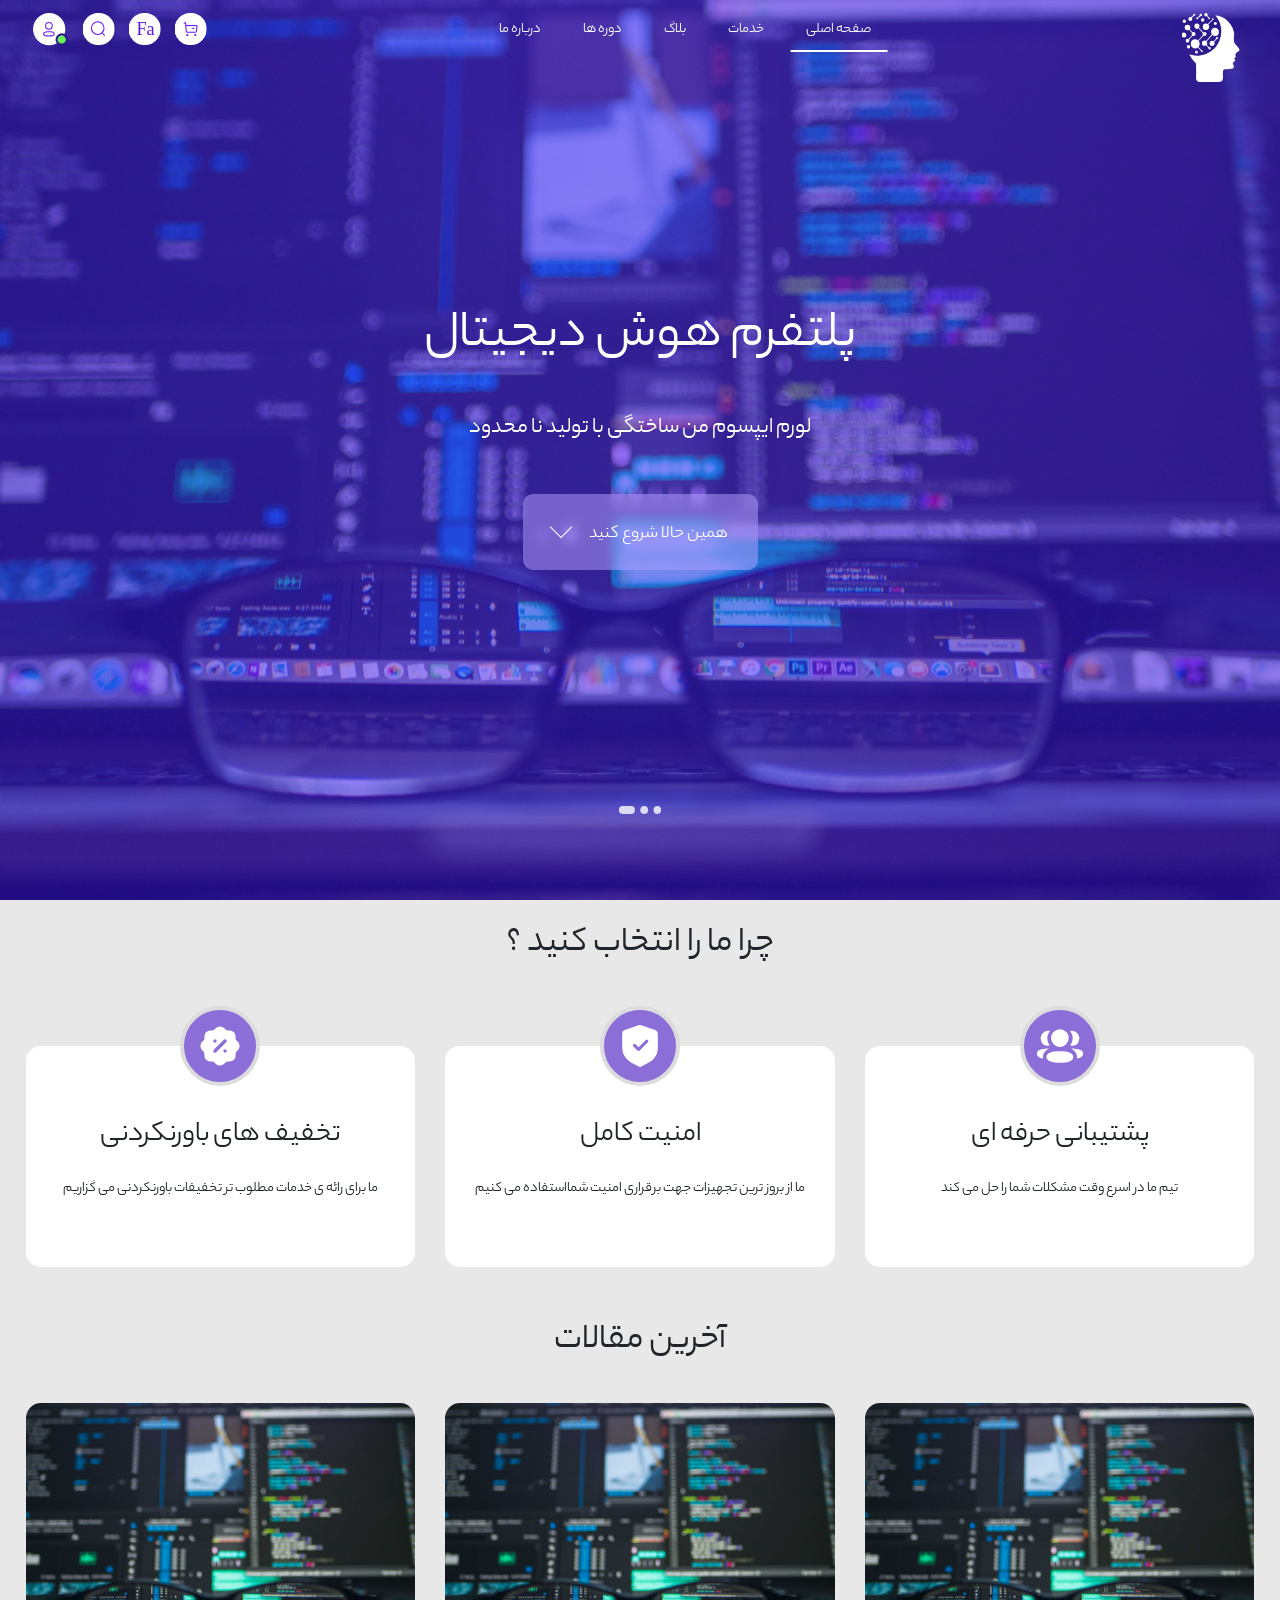
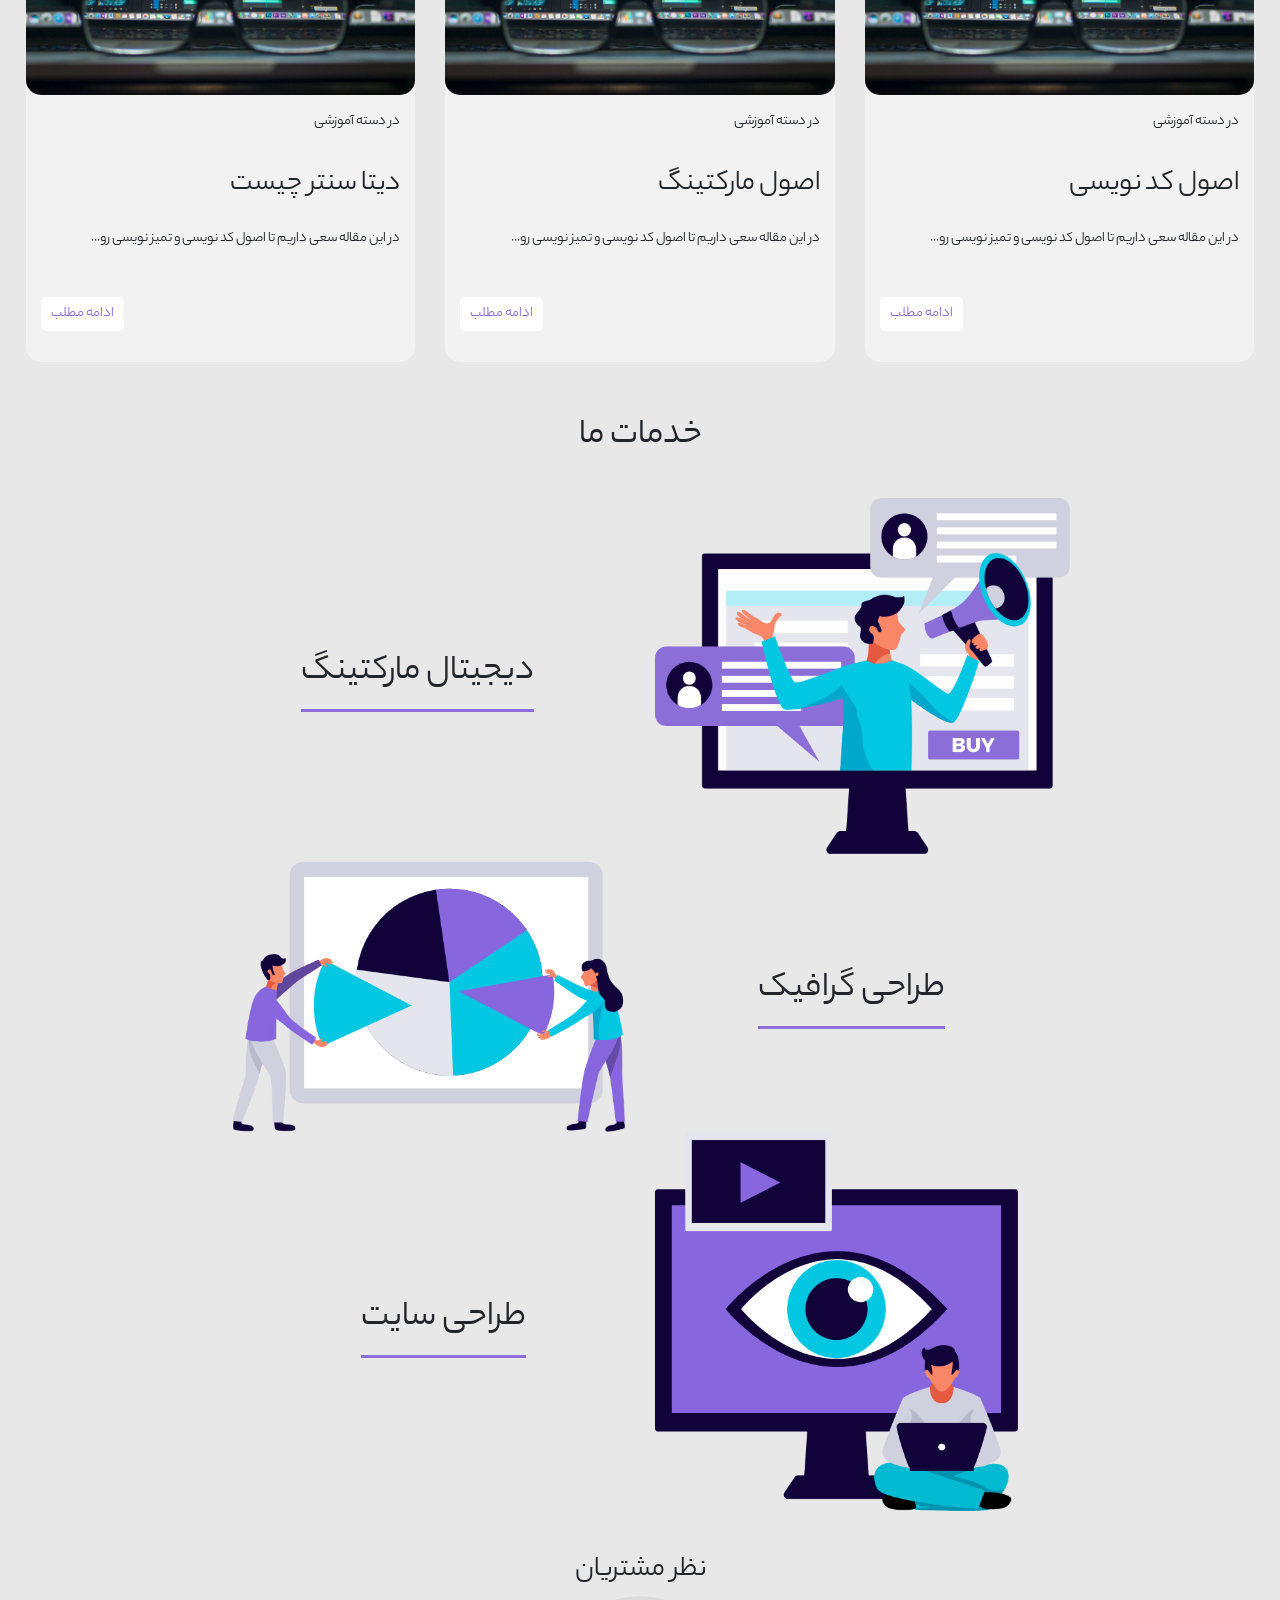
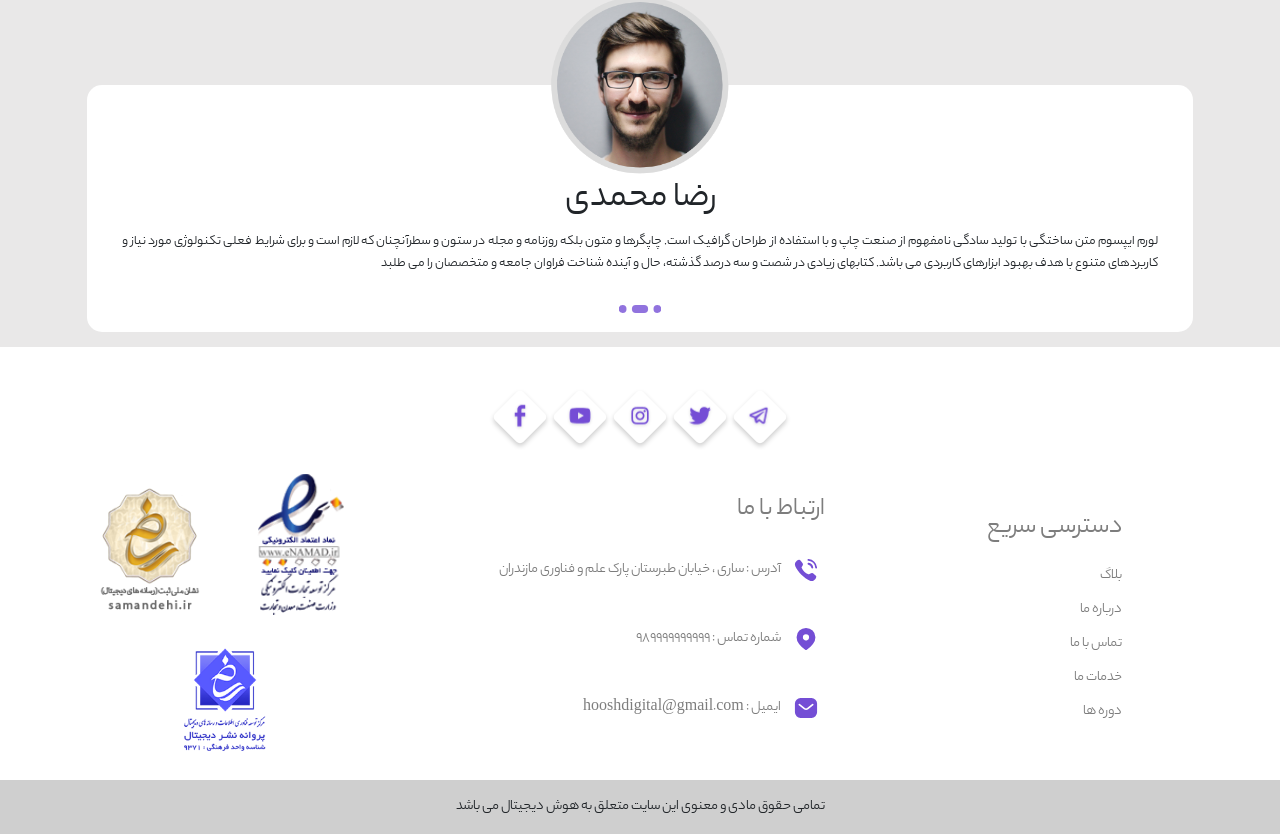
<file: index.html>
<!doctype html>
<html lang="en">
  <head>
    <!-- Required meta tags -->
    <meta charset="utf-8">
    <meta name="viewport" content="width=device-width, initial-scale=1, shrink-to-fit=no">
    <!-- Bootstrap CSS -->
    <link rel="stylesheet" href="css/bootstrap.min.css"type="text/css">
	<link rel="stylesheet" href="css/main.css"/>
	<link rel="stylesheet" href="css/main-query.css"/>
    <title>Hoosh Digital</title>
  </head>
  <body>
	<!----------------Start Navigation------------------------->
	<header class="header">
			<nav class="nav flex">
				<!---Start navbar image------->
				<div class="nav-img">
					<img src="img/Group-3.svg">
				</div>
				<!---End navbar image------->
				<!--Start navbar links----------->
				<ul class="navbar">
					<li class="nav-item"><a href="#" class="nav-link actived">صفحه اصلی</a></li>
					<li class="nav-item"><a href="#" class="nav-link">خدمات</a></li>
					<li class="nav-item"><a href="#" class="nav-link">بلاگ</a></li>
					<li class="nav-item"><a href="#" class="nav-link">دوره ها</a></li>
					<li class="nav-item"><a href="#" class="nav-link">درباره ما</a></li>
				</ul>
				<!--End navbar links----------->
				<!---Start navbar icons-------->
				<ul class="nav-icons">
					<a href="#"><img src="img/Group-16.svg"/></a>
					<a href="#"><img src="img/Group-15.svg"/></a>
					<a href="#"><img src="img/Group-18.svg"></a>
					<a href="#"><img src="img/Group-17.svg"></a>
				</ul>
				<!---End navbar icons-------->
			</nav>
			<nav class="responsive-nav">
				<div class="responsive-nav-main">
					<div class="lines">
						<div class="line"></div>
						<div class="line"></div>
						<div class="line"></div>
					</div>
					<div class="image">
						<img src="img/Group-3.svg">
					</div>
				</div>
				<div class="responsive-nav-items">
					<ul class="navbar">
						<li class="nav-item"><a href="#" class="nav-link actived">صفحه اصلی</a></li>
						<li class="nav-item"><a href="#" class="nav-link">خدمات</a></li>
						<li class="nav-item"><a href="#" class="nav-link">بلاگ</a></li>
						<li class="nav-item"><a href="#" class="nav-link">دوره ها</a></li>
						<li class="nav-item"><a href="#" class="nav-link">درباره ما</a></li>
					</ul>
				</div>
			</nav>
			<!---Start header body--------------->
			<div class="header-body">
				<h2>پلتفرم هوش دیجیتال</h2>
				<p>لورم ایپسوم من ساختگی با تولید نا محدود</p>
				<a href="#" class="d-flex justify-content-center align-items-center">
					<p class="text">همین حالا شروع کنید</p>
					<div class="bottom-arrow"></div></a>
				<div class="click"></div>
				<img src="img/Group 7.svg" class="slide"/>
			</div>
		<!---End header body--------------->
	</header>
	<!----------------End Navigation------------------------->
	<!----------------End Navigation------------------------->
	<main>
		<!--Start why-we section-------------->
		<section class="why-we">
			<div class="container">
				<h1>چرا ما را انتخاب کنید ؟</h1>
				<div class="row why-we-boxs">
					<div class="col-12 col-md-6 col-lg-4 mx-auto">
						<!----Start why we box number 1---->
						<div class="box">
							<div class="top-icon">
								<img src="img/Iconly-Bold-3 User.svg">
							</div>
							<h2>پشتیبانی حرفه ای</h2>
							<p>تیم ما در اسرع وقت مشکلات شما را حل می کند</p>
						</div>
						<!----End   why we box number 1---->
					</div>
					<div class="col-12 col-md-6 col-lg-4  mx-auto">
						<!----Start why we box number 2---->
						<div class="box">
							<div class="top-icon">
								<img src="img/Iconly-Bold-Shield Done.svg">
							</div>
							<h2>امنیت کامل</h2>
							<p>ما از بروز ترین تجهیزات جهت برقراری امنیت شمااستفاده می کنیم</p>
						</div>
						<!----End   why we box number 2---->
					</div>
					<div class="col-12 col-md-6 col-lg-4  mx-auto">
						<!----Start why we box number 3---->
						<div class="box">
							<div class="top-icon">
								<img src="img/Iconly-Bold-Discount.svg">
							</div>
							<h2>تخفیف های باورنکردنی</h2>
							<p>ما برای رائه ی خدمات مطلوب تر تخفیفات باورنکردنی می گزاریم</p>
						</div>
						<!----End   why we box number---->
					</div>
				</div>
			</div>
		</section>
		<!------End wyh-we section------------->
		<!---Start Articles section------------>
		<section class="articles">
			<div class="container">
				<h1>آخرین مقالات</h1>
				<div class="row articles-boxs">
					<div class="col-12 col-md-6 col-lg-4  mx-auto">
						<!---Start article box 1---->
						<div class="article-box">
							<img src="img/header.jpg">
							<p>در دسته آموزشی</p>
							<h2>اصول کد نویسی</h2>
							<p>در این مقاله سعی داریم تا اصول کد نویسی و تمیز نویسی رو...<p>
							<a href="#" class="go-on">ادامه مطلب</a>
						</div>
						<!---End article box 1------>
					</div>
					<div class="col-12 col-md-6 col-lg-4  mx-auto">
						<!---Start article box 2---->
						<div class="article-box">
							<img src="img/header.jpg">
							<p>در دسته آموزشی</p>
							<h2>اصول مارکتینگ</h2>
							<p>در این مقاله سعی داریم تا اصول کد نویسی و تمیز نویسی رو...<p>
							<a href="#" class="go-on">ادامه مطلب</a>
						</div>
						<!---End article box 2------>
					</div>
					<div class="col-12 col-md-6 col-lg-4  mx-auto">
						<!---Start article box 3---->
						<div class="article-box">
							<img src="img/header.jpg">
							<p>در دسته آموزشی</p>
							<h2>دیتا سنتر چیست</h2>
							<p>در این مقاله سعی داریم تا اصول کد نویسی و تمیز نویسی رو...<p>
							<a href="#" class="go-on">ادامه مطلب</a>
						</div>
						<!---End article box 3------>
					</div>
				</div>
			</div>
		</section>
		<!----End Articles section----------->
		<!----Start services section--------->
		<section class="services">
			<div class="container">
				<h1>خدمات ما</h1>
				<div class="row services-boxes">
					<div class="row mx-auto n-responsive">					
						<div class="col-12 col-md-6 d-flex justify-content-center align-items-center">
							<img src="img/Group-100.png" class="img-fluid">
						</div>
						<div class="col-12 col-md-6 d-flex justify-content-center align-items-center heading">
							<h1>دیجیتال مارکتینگ</h1>
						</div>
					</div>
					<div class="row mx-auto responsive">					
						<div class="col-12 col-md-6 d-flex justify-content-center align-items-center heading">
							<h1>دیجیتال مارکتینگ</h1>
						</div>
						<div class="col-12 col-md-6 d-flex justify-content-center align-items-center ">
							<img src="img/Group-100.png" class="img-fluid">
						</div>
					</div>
					<div class="row mx-auto">					
						<div class="col-12 col-md-6 d-flex justify-content-center align-items-center heading">
							<h1>طراحی گرافیک</h1>
						</div>
						<div class="col-12 col-md-6 d-flex justify-content-center align-items-center">
							<img src="img/Group-116.png" class="img-fluid">
						</div>
					</div>
					<div class="row mx-auto n-responsive">					
						<div class="col-12 col-md-6 d-flex justify-content-center align-items-center">
							<img src="img/Group-128.png" class="img-fluid">
						</div>
						<div class="col-12 col-md-6 d-flex justify-content-center align-items-center heading">
							<h1>طراحی سایت</h1>
						</div>
					</div>
					<div class="row mx-auto responsive">					
						<div class="col-12 col-md-6 d-flex justify-content-center align-items-center heading">
							<h1>طراحی سایت</h1>
						</div>
						<div class="col-12 col-md-6 d-flex justify-content-center align-items-center heading">
							<img src="img/Group-128.png" class="img-fluid">
						</div>
					</div>
					
					
				</div>
			</div>
		</section>
		<!----End services section----------->
		<!--Start oponion of customers------------->
		<section class="opnion-customers">
			<div class="container">
				<h2>نظر مشتریان</h2>
				<div class="row oponion-box">
					<div class="col-12">
						<div class="top-img"><img src="img/user1.png"></div>
						<h1>رضا محمدی</h1>
						<p>لورم ایپسوم متن ساختگی با تولید سادگی نامفهوم از صنعت چاپ و با استفاده از طراحان گرافیک است. چاپگرها و متون بلکه روزنامه و مجله در ستون و سطرآنچنان که لازم است و برای شرایط فعلی تکنولوژی مورد نیاز و کاربردهای متنوع با هدف بهبود ابزارهای کاربردی می باشد. کتابهای زیادی در شصت و سه درصد گذشته، حال و آینده شناخت فراوان جامعه و متخصصان را می طلبد</p>
						<img src="img/Group 42.svg" class="slide"/>
					</div>
				</div>
			</div>
		</section>
		<!--End oponion of customers------------->
		<!---Start footer------------------------>
		<footer class="footer">
			<div class="container">
				<!---Start icons of footer------------>
				<div class="top-footer">
					<a href="#" class="footer-link"><img src="img/telegram.svg"/></a>
					<a href="#" class="footer-link"><img src="img/twitter.svg"/></a>
					<a href="#" class="footer-link"><img src="img/instagram.svg"/></a>
					<a href="#" class="footer-link"><img src="img/youtube.svg"/></a>
					<a href="#" class="footer-link"><img src="img/facebook.svg"/></a>
					
				</div>
				<!---End icons of footer------------>
				<div class="bottom-footers">
					<!---Start fast access--------->
					<div class="bottom-footer fast-access">
						<div class="f-box">
							<h3>دسترسی سریع</h3>
							<a href="#" class="fast-access-link">بلاگ</a>
							<a href="#" class="fast-access-link">درباره ما</a>
							<a href="#" class="fast-access-link">تماس با ما</a>
							<a href="#" class="fast-access-link">خدمات ما</a>
							<a href="#" class="fast-access-link">دوره ها</a>
						</div>	
					</div>
					<!---End fast access--------->
					<!---Start contact us-------->
					<div class="bottom-footer contact-us">
						<h3>ارتباط با ما</h3>
						<p><img src="img/Iconly-Bold-Calling.svg"><span>آدرس : ساری ، خیابان طبرستان پارک علم و فناوری مازندران</span></p>
						<p><img src="img/Iconly-Bold-Location.svg"><span>شماره تماس : 989999999999</span></p>
						<p><img src="img/Iconly-Bold-Message.svg"><span>ایمیل :  hooshdigital@gmail.com</span></p>
					</div>
					<!---End contact us--------->
					<!----Start clectronic symbols--------->
					<div class="bottom-footer electronic-symbol">
						<img src="img/logo.aspx.svg">
						<img src="img/logo1.aspx.svg">
						<img src="img/namad2.091132aa.svg">
					</div>
					<!----End clectronic symbols------------>
				</div>
			</div>
		</footer>
		<div class="hooshdigital">
			<p>تمامی حقوق مادی و معنوی این سایت متعلق به هوش دیجیتال می باشد</p>
		</div>
		<!------End footer------------------------>
	</main>
	<!----------------End Navigation--------------------------->

  <!-- jquery -->
  <script src="js/jquery.js"></script>
  <!-- bootstrap js -->
  <script src="js/bootstrap.bundle.min.js"></script>
  <!-- script js -->
  <script src="js/script.js"></script>
  </body>
</html>
</file>
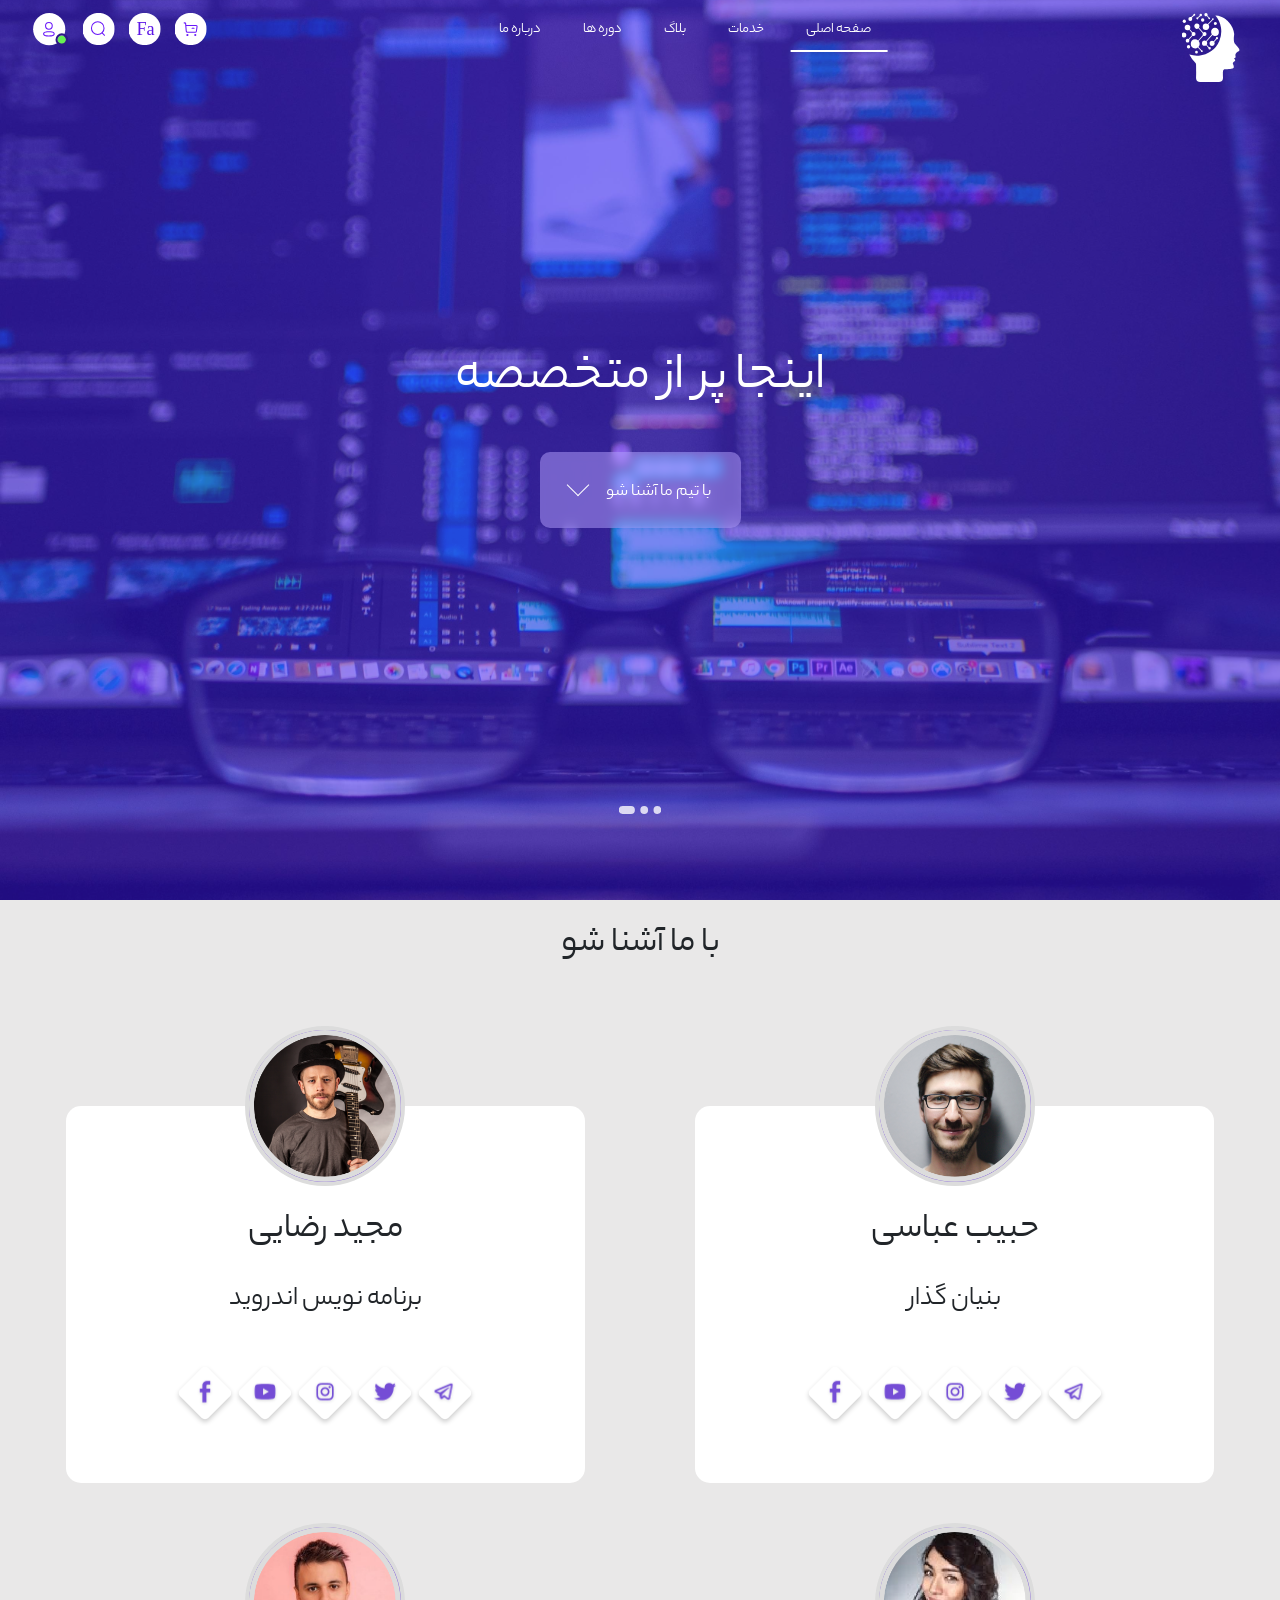
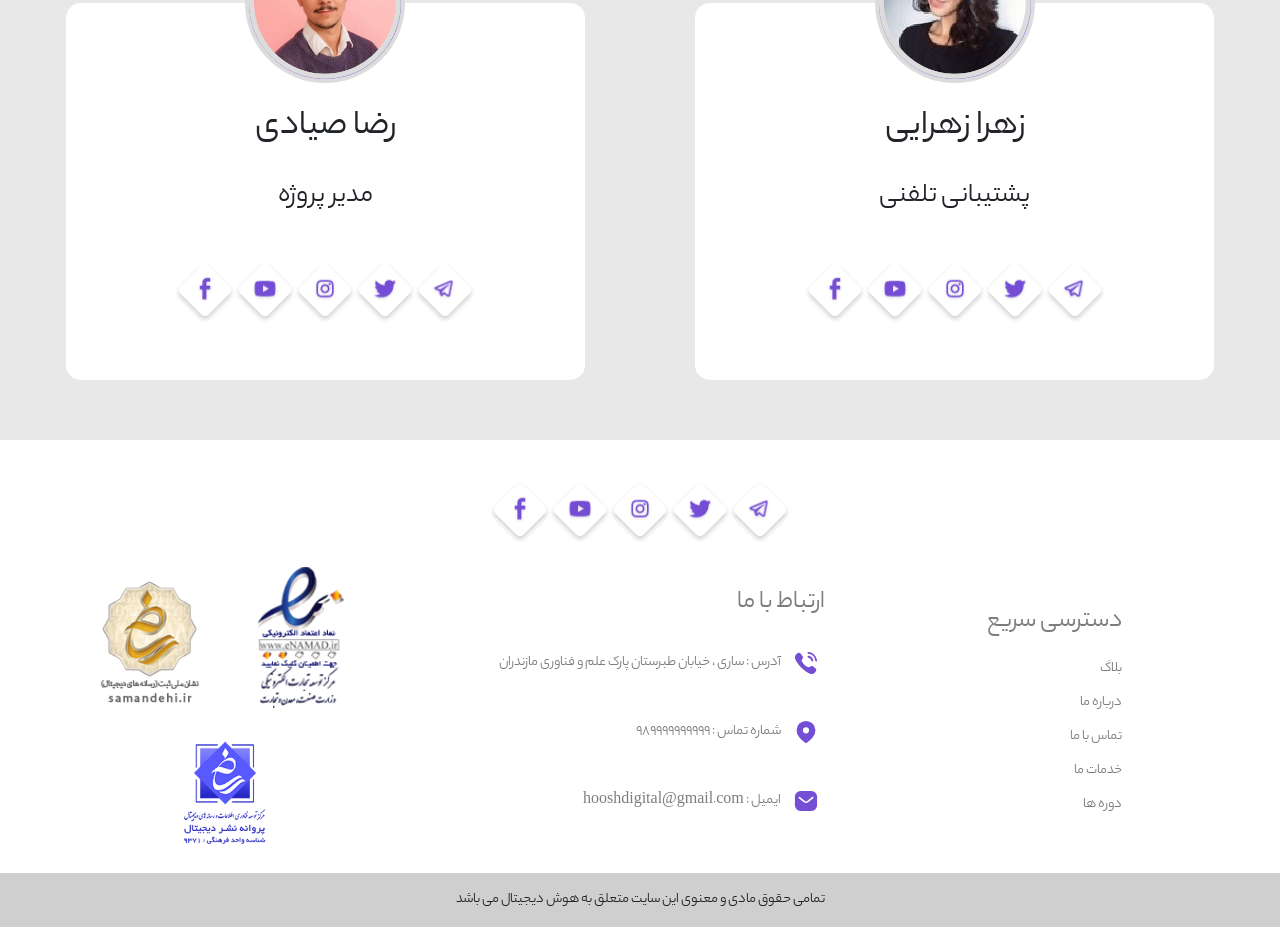
<file: about-us.html>
<!doctype html>
<html lang="en">
  <head>
    <!-- Required meta tags -->
    <meta charset="utf-8">
    <meta name="viewport" content="width=device-width, initial-scale=1, shrink-to-fit=no">
    <!-- Bootstrap CSS -->
    <link rel="stylesheet" href="css/bootstrap.min.css"type="text/css">
	<link rel="stylesheet" href="css/about-us.css"/>
	<link rel="stylesheet" href="css/about-us-query.css"/>
    <title>Hoosh Digital</title>
  </head>
  <body>
	<!----------------Start Navigation------------------------->
	<header class="header">
			<nav class="nav flex">
				<!---Start navbar image------->
				<div class="nav-img">
					<img src="img/Group-3.svg">
				</div>
				<!---End navbar image------->
				<!--Start navbar links----------->
				<ul class="navbar">
					<li class="nav-item"><a href="#" class="nav-link actived">صفحه اصلی</a></li>
					<li class="nav-item"><a href="#" class="nav-link">خدمات</a></li>
					<li class="nav-item"><a href="#" class="nav-link">بلاگ</a></li>
					<li class="nav-item"><a href="#" class="nav-link">دوره ها</a></li>
					<li class="nav-item"><a href="#" class="nav-link">درباره ما</a></li>
				</ul>
				<!--End navbar links----------->
				<!---Start navbar icons-------->
				<ul class="nav-icons">
					<a href="#"><img src="img/Group-16.svg"/></a>
					<a href="#"><img src="img/Group-15.svg"/></a>
					<a href="#"><img src="img/Group-18.svg"></a>
					<a href="#"><img src="img/Group-17.svg"></a>
				</ul>
				<!---End navbar icons-------->
			</nav>
			<nav class="responsive-nav">
				<div class="responsive-nav-main">
					<div class="lines">
						<div class="line"></div>
						<div class="line"></div>
						<div class="line"></div>
					</div>
					<div class="image">
						<img src="img/Group-3.svg">
					</div>
				</div>
				<div class="responsive-nav-items">
					<ul class="navbar">
						<li class="nav-item"><a href="#" class="nav-link ">صفحه اصلی</a></li>
						<li class="nav-item"><a href="#" class="nav-link">خدمات</a></li>
						<li class="nav-item"><a href="#" class="nav-link">بلاگ</a></li>
						<li class="nav-item"><a href="#" class="nav-link">دوره ها</a></li>
						<li class="nav-item"><a href="#" class="nav-link actived">درباره ما</a></li>
					</ul>
				</div>
			</nav>
			<!---Start header body--------------->
			<div class="header-body">
				<h1>اینجا پر از متخصصه</h1>
				<a href="#" class="d-flex justify-content-center align-items-center">
					<p class="text">با تیم ما آشنا شو</p>
					<div class="bottom-arrow"></div></a>
				<div class="click"></div>
				<img src="img/Group 7.svg" class="slide"/>
			</div>
		<!---End header body--------------->
	</header>
	<!----------------End Navigation------------------------->
	<!----------------End Navigation------------------------->
	<main>
		<!--Start know us section-------------->
		<section class="know-us">
			<div class="container">
				<h1>با ما آشنا شو</h1>
				<div class="row know-us-boxs">
					<div class="col-12 col-md-6 mx-auto">
						<!----Start know us box number 1---->
						<div class="box">
							<div class="top-icon">
								<img src="img/user1.png" class="img-fluid" class="img-fluid">
							</div>
							<h2>حبیب عباسی</h2>
							<p>بنیان گذار</p>
							<!---Start know us icons of footer------------>
							<div class="know-us-icons">
								<a href="#" class="know-us-link"><img src="img/telegram.svg"/></a>
								<a href="#" class="know-us-link"><img src="img/twitter.svg"/></a>
								<a href="#" class="know-us-link"><img src="img/instagram.svg"/></a>
								<a href="#" class="know-us-link"><img src="img/youtube.svg"/></a>
								<a href="#" class="know-us-link"><img src="img/facebook.svg"/></a>
							</div>
							<!---End know us icons of footer------------>
						</div>
						<!----End   know us box number 1---->
					</div>
					<div class="col-12 col-md-6 mx-auto">
						<!----Start know us box number 2---->
						<div class="box">
							<div class="top-icon">
								<img src="img/user2.png">
							</div>
							<h2>مجید رضایی</h2>
							<p>برنامه نویس اندروید</p>
							<!---Start know us icons of footer------------>
							<div class="know-us-icons">
								<a href="#" class="know-us-link"><img src="img/telegram.svg"/></a>
								<a href="#" class="know-us-link"><img src="img/twitter.svg"/></a>
								<a href="#" class="know-us-link"><img src="img/instagram.svg"/></a>
								<a href="#" class="know-us-link"><img src="img/youtube.svg"/></a>
								<a href="#" class="know-us-link"><img src="img/facebook.svg"/></a>
							</div>
							<!---End know us icons of footer------------>
						</div>
						<!----End   know us box number 2---->
					</div>
					<div class="col-12 col-md-6 mx-auto">
						<!----Start know us box number 3---->
						<div class="box">
							<div class="top-icon">
								<img src="img/user3.png" class="img-fluid">
							</div>
							<h2>زهرا زهرایی</h2>
							<p>پشتیبانی تلفنی</p>
							<!---Start know us icons of footer------------>
							<div class="know-us-icons">
								<a href="#" class="know-us-link"><img src="img/telegram.svg"/></a>
								<a href="#" class="know-us-link"><img src="img/twitter.svg"/></a>
								<a href="#" class="know-us-link"><img src="img/instagram.svg"/></a>
								<a href="#" class="know-us-link"><img src="img/youtube.svg"/></a>
								<a href="#" class="know-us-link"><img src="img/facebook.svg"/></a>
							</div>
							<!---End know us icons of footer------------>
						</div>
						<!----End   know us box number 3---->
					</div>
					<div class="col-12 col-md-6 mx-auto">
						<!----Start know us box number 4---->
						<div class="box">
							<div class="top-icon">
								<img src="img/user4.png" class="img-fluid">
							</div>
							<h2>رضا صیادی</h2>
							<p>مدیر پروژه</p>
							<!---Start know us icons of footer------------>
							<div class="know-us-icons">
								<a href="#" class="know-us-link"><img src="img/telegram.svg"/></a>
								<a href="#" class="know-us-link"><img src="img/twitter.svg"/></a>
								<a href="#" class="know-us-link"><img src="img/instagram.svg"/></a>
								<a href="#" class="know-us-link"><img src="img/youtube.svg"/></a>
								<a href="#" class="know-us-link"><img src="img/facebook.svg"/></a>
							</div>
							<!---End know us icons of footer------------>
						</div>
						<!----End   know us box number 4---->
					</div>
				</div>
			</div>
		</section>
		<!------End know us section------------->
		<!---Start footer------------------------>
		<footer class="footer">
			<div class="container">
				<!---Start icons of footer------------>
				<div class="top-footer">
					<a href="#" class="footer-link"><img src="img/telegram.svg"/></a>
					<a href="#" class="footer-link"><img src="img/twitter.svg"/></a>
					<a href="#" class="footer-link"><img src="img/instagram.svg"/></a>
					<a href="#" class="footer-link"><img src="img/youtube.svg"/></a>
					<a href="#" class="footer-link"><img src="img/facebook.svg"/></a>
					
				</div>
				<!---End icons of footer------------>
				<div class="bottom-footers">
					<!---Start fast access--------->
					<div class="bottom-footer fast-access">
						<div class="f-box">
							<h3>دسترسی سریع</h3>
							<a href="#" class="fast-access-link">بلاگ</a>
							<a href="#" class="fast-access-link">درباره ما</a>
							<a href="#" class="fast-access-link">تماس با ما</a>
							<a href="#" class="fast-access-link">خدمات ما</a>
							<a href="#" class="fast-access-link">دوره ها</a>
						</div>	
					</div>
					<!---End fast access--------->
					<!---Start contact us-------->
					<div class="bottom-footer contact-us">
						<h3>ارتباط با ما</h3>
						<p><img src="img/Iconly-Bold-Calling.svg"><span>آدرس : ساری ، خیابان طبرستان پارک علم و فناوری مازندران</span></p>
						<p><img src="img/Iconly-Bold-Location.svg"><span>شماره تماس : 989999999999</span></p>
						<p><img src="img/Iconly-Bold-Message.svg"><span>ایمیل :  hooshdigital@gmail.com</span></p>
					</div>
					<!---End contact us--------->
					<!----Start clectronic symbols--------->
					<div class="bottom-footer electronic-symbol">
						<img src="img/logo.aspx.svg">
						<img src="img/logo1.aspx.svg">
						<img src="img/namad2.091132aa.svg">
					</div>
					<!----End clectronic symbols------------>
				</div>
			</div>
		</footer>
		<div class="hooshdigital">
			<p>تمامی حقوق مادی و معنوی این سایت متعلق به هوش دیجیتال می باشد</p>
		</div>
		<!------End footer------------------------>
	</main>
	<!----------------End Navigation--------------------------->

  <!-- jquery -->
  <script src="js/jquery.js"></script>
  <!-- bootstrap js -->
  <script src="js/bootstrap.bundle.min.js"></script>
  <!-- script js -->
  <script src="js/script.js"></script>
  </body>
</html>
</file>
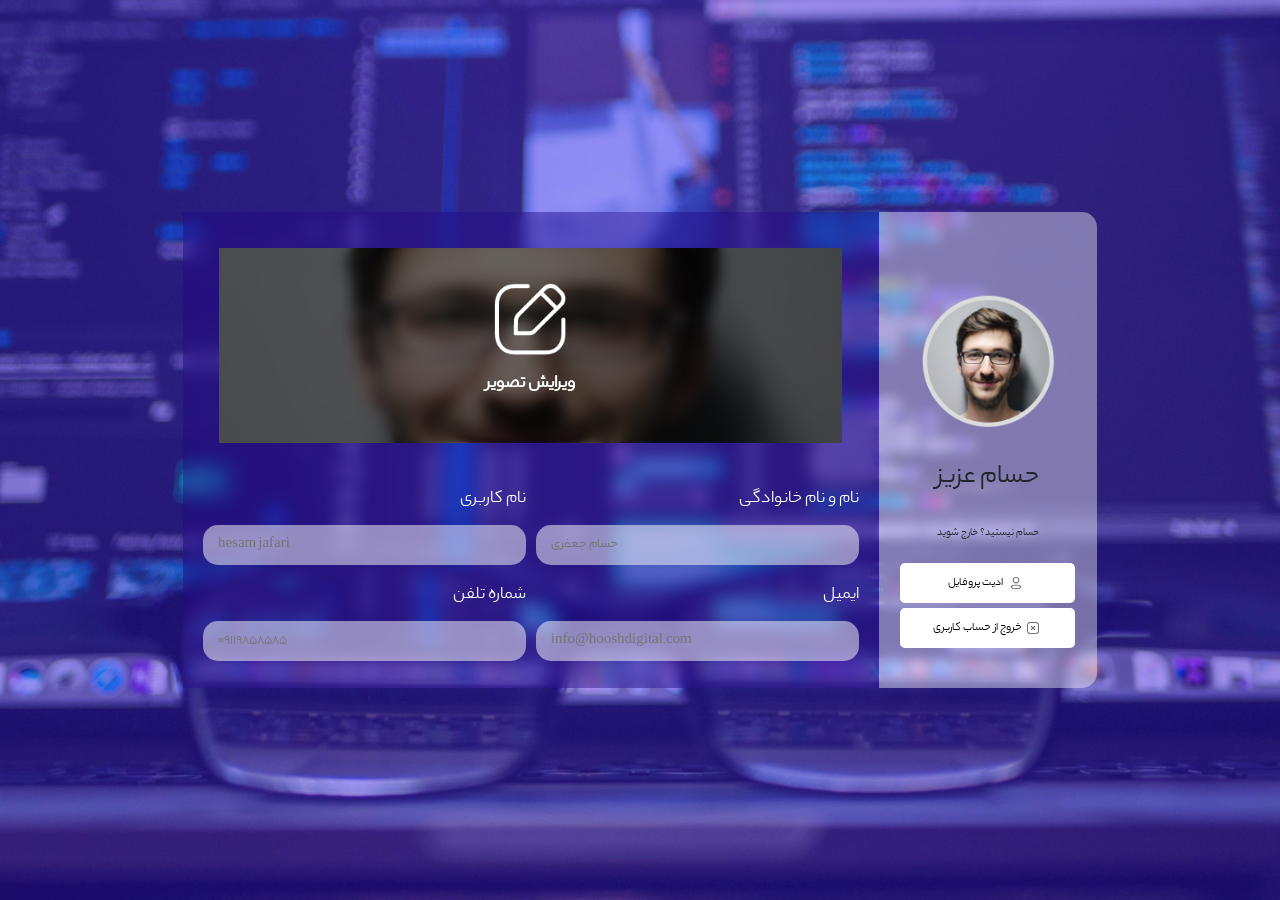
<file: account.html>
<!doctype html>
<html lang="en">
  <head>
    <!-- Required meta tags -->
    <meta charset="utf-8">
    <meta name="viewport" content="width=device-width, initial-scale=1, shrink-to-fit=no">
    <!-- Bootstrap CSS -->
    <link rel="stylesheet" href="css/bootstrap.min.css"type="text/css"/>
	<link rel="stylesheet" href="css/account.css"/>
	<link rel="stylesheet" href="css/account-query.css"/>
    <title>Hoosh Digital</title>
  </head>
  <body>
	<!----Start account-------------------->
	<header class="account">
		<div class="container">
			<div class="row">
				<div class="col-md-9 mx-auto">
					<div class="account-boxs ">
						<!---Start account contents----------->
						<div class="account-content">
							<img src="img/user1.png" class="img-fluid"/>
							<h1>حسام عزیز</h1>
							<p>حسام نیستید؟ خارج شوید</p>
							<div class="buttons">
								<a href="#"><img src="img/Iconly-Light-outline-Profile.png">ادیت پروفایل</a>
								<a href="#"><img src="img/Close-Square.png">خروج از حساب کاربری</a>
							</div>
						</div>
						<!-----End account contents--------------->
						<!------Start account box------------------>
						<div class="account-box">
							<div class="edit-picture">
								<img src="img/Edit-Square.png">
								<p>ویرایش تصویر</p>
							</div>
							<div class="edit-information">
								<div class="name-email">
									<p text="text">نام و نام خانوادگی</p>
									<input type="text" placeholder="حسام جعفری"/>
									<p class="text">ایمیل</p>
									<input type="text" placeholder="info@hooshdigital.com">
								</div>
								<div class="user-phoneNumber">
									<p text="text">نام کاربری</p>
									<input type="text" placeholder="hesam jafari"/>
									<p class="text">شماره تلفن</p>
									<input type="text" placeholder="09119858585">
								</div>
							</div>
						</div>
						<!------End account box------------------>
					</div>
				</div>
			</div>
		</div>
		<div class="cover"></div>
	</header>
  <!----End account---------------------->
  <!-- jquery -->
  <script src="js/jquery.js"></script>
  <!-- bootstrap js -->
  <script src="js/bootstrap.bundle.min.js"></script>
  <!-- script js -->
  <script src="js/script.js"></script>
  </body>
</html>
</file>
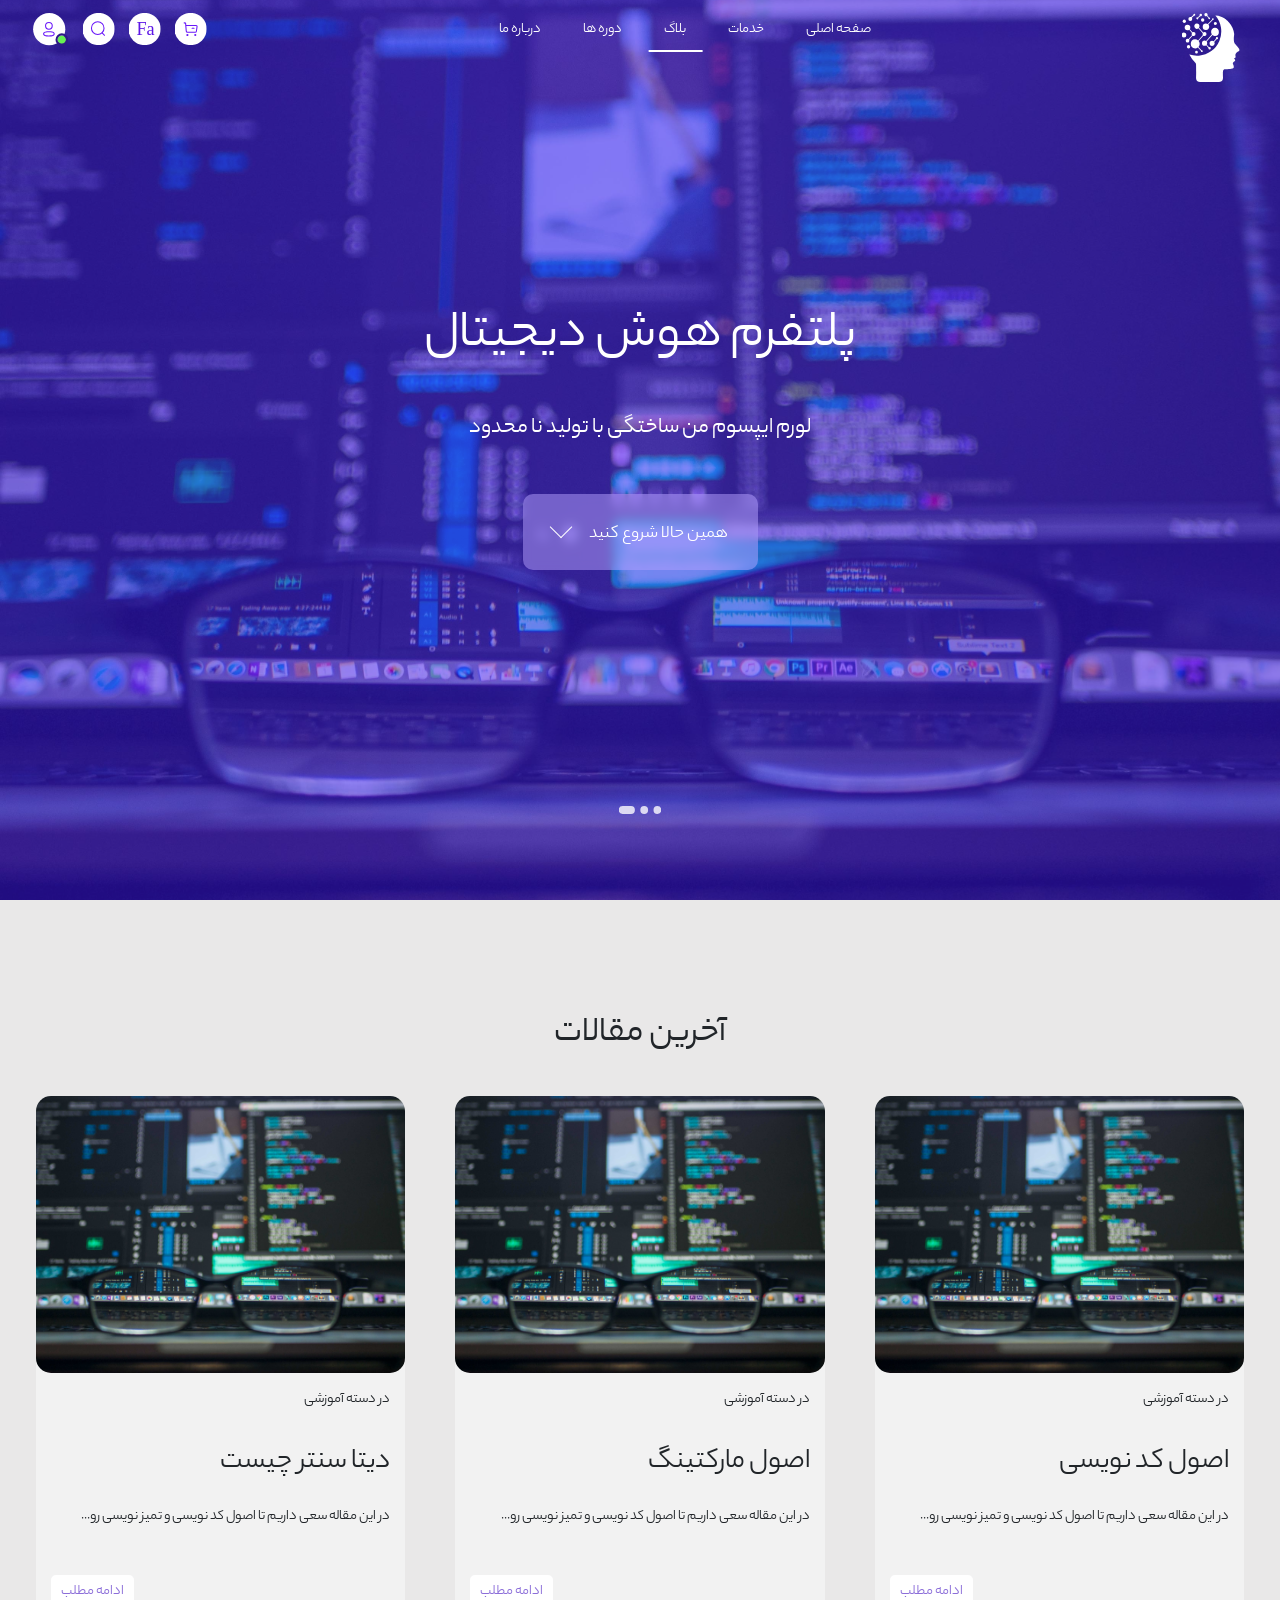
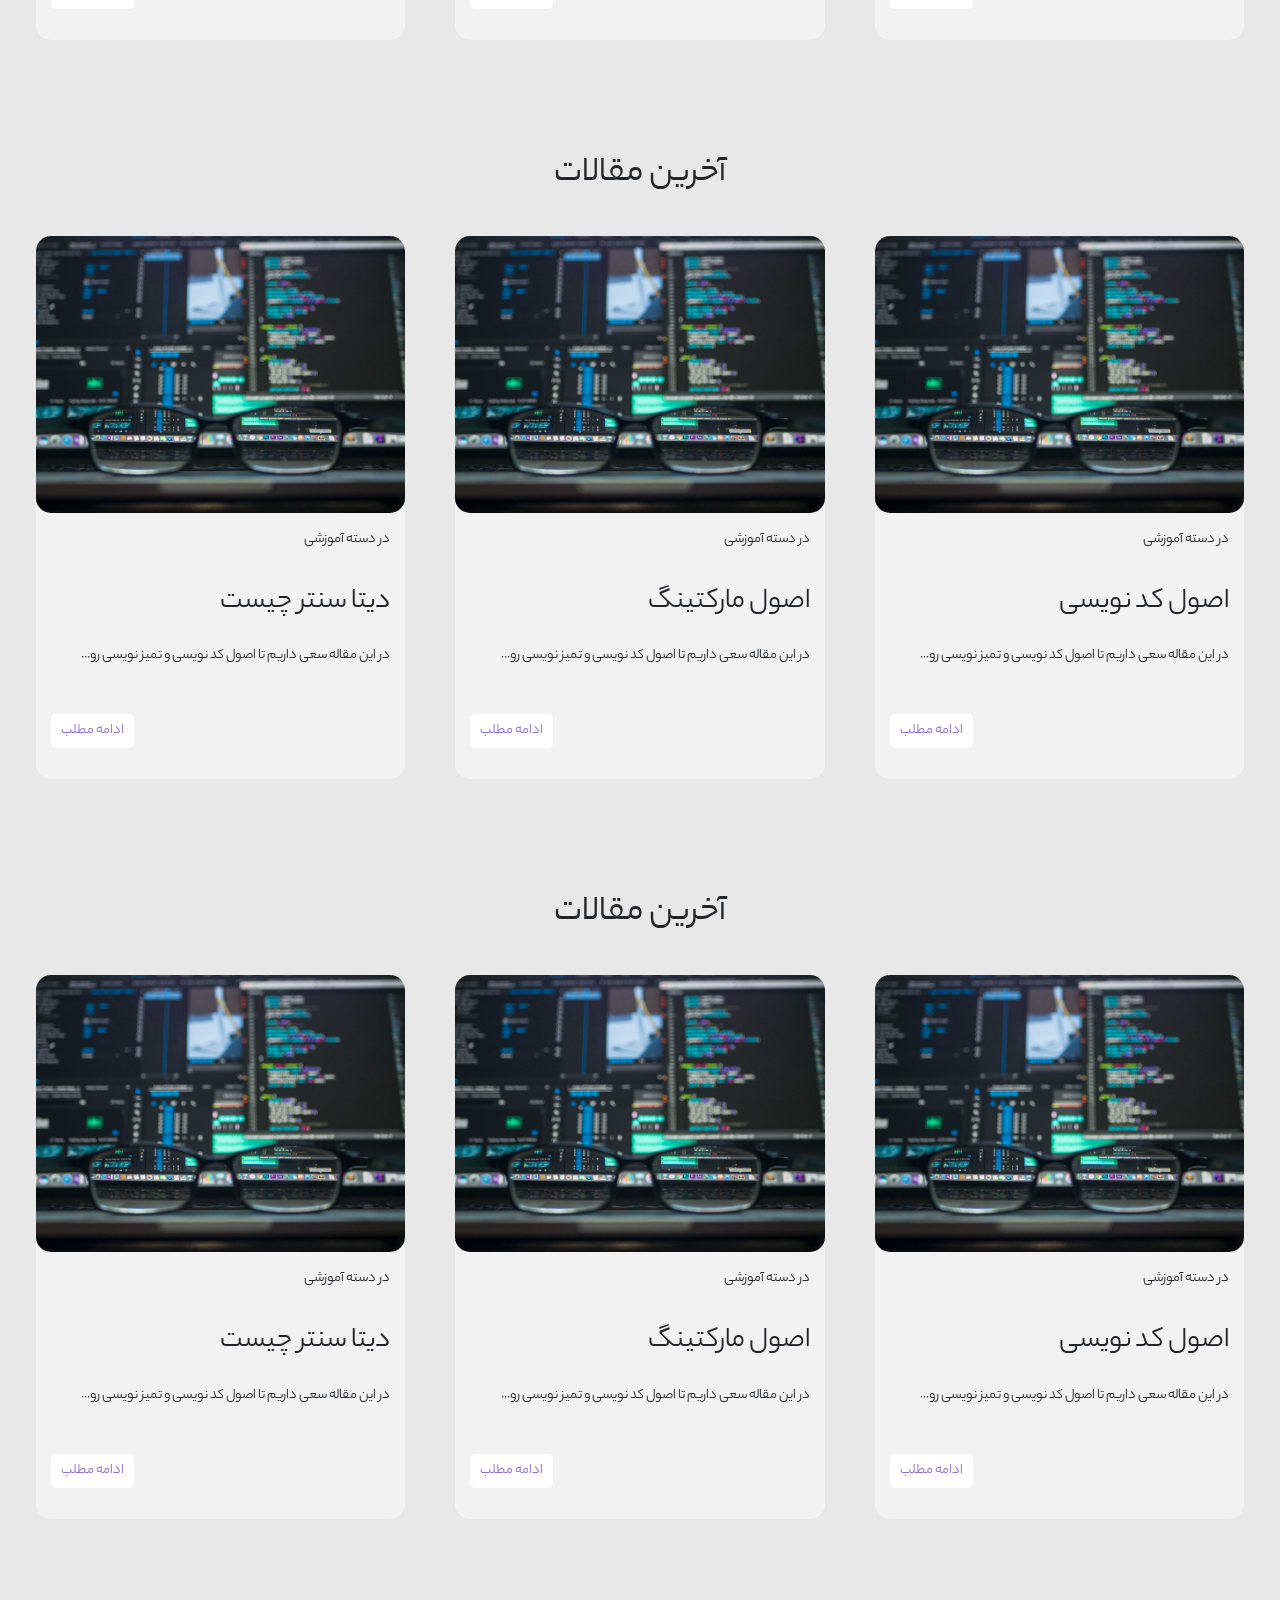
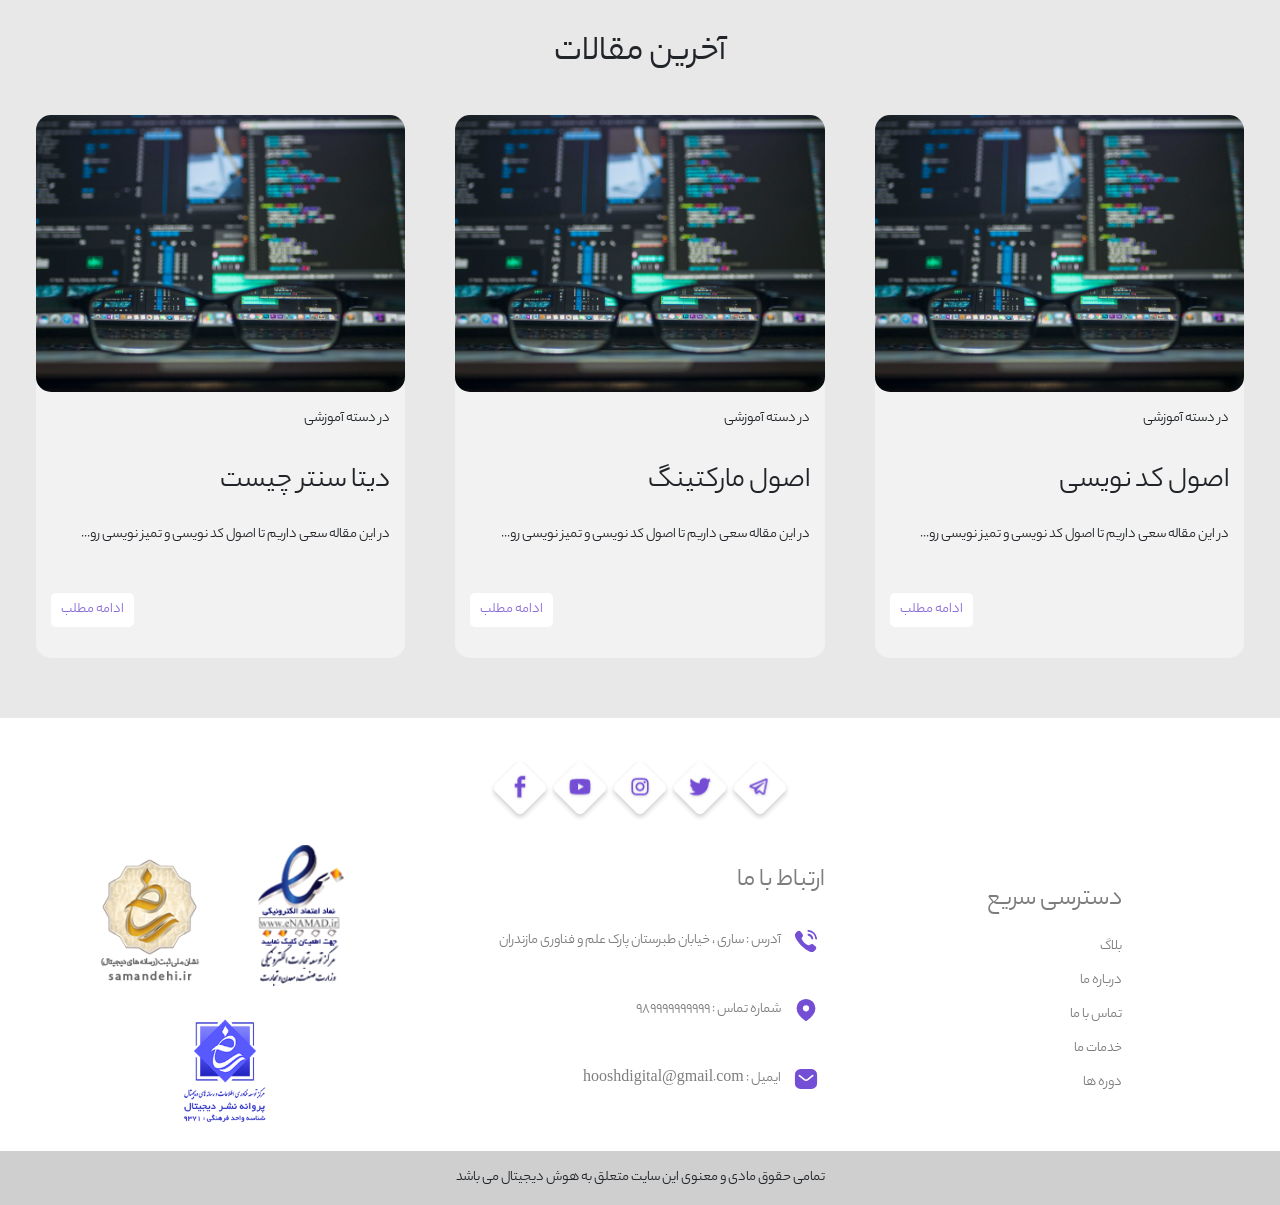
<file: blog.html>
<!doctype html>
<html lang="en">
  <head>
    <!-- Required meta tags -->
    <meta charset="utf-8">
    <meta name="viewport" content="width=device-width, initial-scale=1, shrink-to-fit=no">
    <!-- Bootstrap CSS -->
    <link rel="stylesheet" href="css/bootstrap.min.css"type="text/css">
	<link rel="stylesheet" href="css/blog.css"/>
	<link rel="stylesheet" href="css/blog-query.css"/>
    <title>Hoosh Digital</title>
  </head>
  <body>
	<!----------------Start Navigation------------------------->
	<header class="header">
			<nav class="nav flex">
				<!---Start navbar image------->
				<div class="nav-img">
					<img src="img/Group-3.svg">
				</div>
				<!---End navbar image------->
				<!--Start navbar links----------->
				<ul class="navbar">
					<li class="nav-item"><a href="#" class="nav-link ">صفحه اصلی</a></li>
					<li class="nav-item"><a href="#" class="nav-link">خدمات</a></li>
					<li class="nav-item"><a href="#" class="nav-link actived">بلاگ</a></li>
					<li class="nav-item"><a href="#" class="nav-link">دوره ها</a></li>
					<li class="nav-item"><a href="#" class="nav-link">درباره ما</a></li>
				</ul>
				<!--End navbar links----------->
				<!---Start navbar icons-------->
				<ul class="nav-icons">
					<a href="#"><img src="img/Group-16.svg"/></a>
					<a href="#"><img src="img/Group-15.svg"/></a>
					<a href="#"><img src="img/Group-18.svg"></a>
					<a href="#"><img src="img/Group-17.svg"></a>
				</ul>
				<!---End navbar icons-------->
			</nav>
			<nav class="responsive-nav">
				<div class="responsive-nav-main">
					<div class="lines">
						<div class="line"></div>
						<div class="line"></div>
						<div class="line"></div>
					</div>
					<div class="image">
						<img src="img/Group-3.svg">
					</div>
				</div>
				<div class="responsive-nav-items">
					<ul class="navbar">
						<li class="nav-item"><a href="#" class="nav-link actived">صفحه اصلی</a></li>
						<li class="nav-item"><a href="#" class="nav-link">خدمات</a></li>
						<li class="nav-item"><a href="#" class="nav-link">بلاگ</a></li>
						<li class="nav-item"><a href="#" class="nav-link">دوره ها</a></li>
						<li class="nav-item"><a href="#" class="nav-link">درباره ما</a></li>
					</ul>
				</div>
			</nav>
			<!---Start header body--------------->
			<div class="header-body">
				<h2>پلتفرم هوش دیجیتال</h2>
				<p>لورم ایپسوم من ساختگی با تولید نا محدود</p>
				<a href="#" class="d-flex justify-content-center align-items-center">
					<p class="text">همین حالا شروع کنید</p>
					<div class="bottom-arrow"></div></a>
				<div class="click"></div>
				<img src="img/Group 7.svg" class="slide"/>
			</div>
		<!---End header body--------------->
	</header>
	<!----------------End Navigation------------------------->
	<!----------------End Navigation------------------------->
	<main>
		<!---Start Articles section------------>
		<section class="articles">
			<div class="container">
				<h1>آخرین مقالات</h1>
				<div class="row articles-boxs">
					<div class="col-12 col-md-6 col-lg-4  mx-auto">
						<!---Start article box 1---->
						<div class="article-box">
							<img src="img/header.jpg">
							<p>در دسته آموزشی</p>
							<h2>اصول کد نویسی</h2>
							<p>در این مقاله سعی داریم تا اصول کد نویسی و تمیز نویسی رو...<p>
							<a href="#" class="go-on">ادامه مطلب</a>
						</div>
						<!---End article box 1------>
					</div>
					<div class="col-12 col-md-6 col-lg-4  mx-auto">
						<!---Start article box 2---->
						<div class="article-box">
							<img src="img/header.jpg">
							<p>در دسته آموزشی</p>
							<h2>اصول مارکتینگ</h2>
							<p>در این مقاله سعی داریم تا اصول کد نویسی و تمیز نویسی رو...<p>
							<a href="#" class="go-on">ادامه مطلب</a>
						</div>
						<!---End article box 2------>
					</div>
					<div class="col-12 col-md-6 col-lg-4  mx-auto">
						<!---Start article box 3---->
						<div class="article-box">
							<img src="img/header.jpg">
							<p>در دسته آموزشی</p>
							<h2>دیتا سنتر چیست</h2>
							<p>در این مقاله سعی داریم تا اصول کد نویسی و تمیز نویسی رو...<p>
							<a href="#" class="go-on">ادامه مطلب</a>
						</div>
						<!---End article box 3------>
					</div>
				</div>
			</div>
		</section>
		<!----End Articles section----------->
		<!---Start Articles section------------>
		<section class="articles">
			<div class="container">
				<h1>آخرین مقالات</h1>
				<div class="row articles-boxs">
					<div class="col-12 col-md-6 col-lg-4  mx-auto">
						<!---Start article box 1---->
						<div class="article-box">
							<img src="img/header.jpg">
							<p>در دسته آموزشی</p>
							<h2>اصول کد نویسی</h2>
							<p>در این مقاله سعی داریم تا اصول کد نویسی و تمیز نویسی رو...<p>
							<a href="#" class="go-on">ادامه مطلب</a>
						</div>
						<!---End article box 1------>
					</div>
					<div class="col-12 col-md-6 col-lg-4  mx-auto">
						<!---Start article box 2---->
						<div class="article-box">
							<img src="img/header.jpg">
							<p>در دسته آموزشی</p>
							<h2>اصول مارکتینگ</h2>
							<p>در این مقاله سعی داریم تا اصول کد نویسی و تمیز نویسی رو...<p>
							<a href="#" class="go-on">ادامه مطلب</a>
						</div>
						<!---End article box 2------>
					</div>
					<div class="col-12 col-md-6 col-lg-4  mx-auto">
						<!---Start article box 3---->
						<div class="article-box">
							<img src="img/header.jpg">
							<p>در دسته آموزشی</p>
							<h2>دیتا سنتر چیست</h2>
							<p>در این مقاله سعی داریم تا اصول کد نویسی و تمیز نویسی رو...<p>
							<a href="#" class="go-on">ادامه مطلب</a>
						</div>
						<!---End article box 3------>
					</div>
				</div>
			</div>
		</section>
		<!----End Articles section----------->
		<!---Start Articles section------------>
		<section class="articles">
			<div class="container">
				<h1>آخرین مقالات</h1>
				<div class="row articles-boxs">
					<div class="col-12 col-md-6 col-lg-4  mx-auto">
						<!---Start article box 1---->
						<div class="article-box">
							<img src="img/header.jpg">
							<p>در دسته آموزشی</p>
							<h2>اصول کد نویسی</h2>
							<p>در این مقاله سعی داریم تا اصول کد نویسی و تمیز نویسی رو...<p>
							<a href="#" class="go-on">ادامه مطلب</a>
						</div>
						<!---End article box 1------>
					</div>
					<div class="col-12 col-md-6 col-lg-4  mx-auto">
						<!---Start article box 2---->
						<div class="article-box">
							<img src="img/header.jpg">
							<p>در دسته آموزشی</p>
							<h2>اصول مارکتینگ</h2>
							<p>در این مقاله سعی داریم تا اصول کد نویسی و تمیز نویسی رو...<p>
							<a href="#" class="go-on">ادامه مطلب</a>
						</div>
						<!---End article box 2------>
					</div>
					<div class="col-12 col-md-6 col-lg-4  mx-auto">
						<!---Start article box 3---->
						<div class="article-box">
							<img src="img/header.jpg">
							<p>در دسته آموزشی</p>
							<h2>دیتا سنتر چیست</h2>
							<p>در این مقاله سعی داریم تا اصول کد نویسی و تمیز نویسی رو...<p>
							<a href="#" class="go-on">ادامه مطلب</a>
						</div>
						<!---End article box 3------>
					</div>
				</div>
			</div>
		</section>
		<!----End Articles section----------->
		<!---Start Articles section------------>
		<section class="articles">
			<div class="container">
				<h1>آخرین مقالات</h1>
				<div class="row articles-boxs">
					<div class="col-12 col-md-6 col-lg-4  mx-auto">
						<!---Start article box 1---->
						<div class="article-box">
							<img src="img/header.jpg">
							<p>در دسته آموزشی</p>
							<h2>اصول کد نویسی</h2>
							<p>در این مقاله سعی داریم تا اصول کد نویسی و تمیز نویسی رو...<p>
							<a href="#" class="go-on">ادامه مطلب</a>
						</div>
						<!---End article box 1------>
					</div>
					<div class="col-12 col-md-6 col-lg-4  mx-auto">
						<!---Start article box 2---->
						<div class="article-box">
							<img src="img/header.jpg">
							<p>در دسته آموزشی</p>
							<h2>اصول مارکتینگ</h2>
							<p>در این مقاله سعی داریم تا اصول کد نویسی و تمیز نویسی رو...<p>
							<a href="#" class="go-on">ادامه مطلب</a>
						</div>
						<!---End article box 2------>
					</div>
					<div class="col-12 col-md-6 col-lg-4  mx-auto">
						<!---Start article box 3---->
						<div class="article-box">
							<img src="img/header.jpg">
							<p>در دسته آموزشی</p>
							<h2>دیتا سنتر چیست</h2>
							<p>در این مقاله سعی داریم تا اصول کد نویسی و تمیز نویسی رو...<p>
							<a href="#" class="go-on">ادامه مطلب</a>
						</div>
						<!---End article box 3------>
					</div>
				</div>
			</div>
		</section>
		<!----End Articles section----------->
		<!---Start footer------------------------>
		<footer class="footer">
			<div class="container">
				<!---Start icons of footer------------>
				<div class="top-footer">
					<a href="#" class="footer-link"><img src="img/telegram.svg"/></a>
					<a href="#" class="footer-link"><img src="img/twitter.svg"/></a>
					<a href="#" class="footer-link"><img src="img/instagram.svg"/></a>
					<a href="#" class="footer-link"><img src="img/youtube.svg"/></a>
					<a href="#" class="footer-link"><img src="img/facebook.svg"/></a>
					
				</div>
				<!---End icons of footer------------>
				<div class="bottom-footers">
					<!---Start fast access--------->
					<div class="bottom-footer fast-access">
						<div class="f-box">
							<h3>دسترسی سریع</h3>
							<a href="#" class="fast-access-link">بلاگ</a>
							<a href="#" class="fast-access-link">درباره ما</a>
							<a href="#" class="fast-access-link">تماس با ما</a>
							<a href="#" class="fast-access-link">خدمات ما</a>
							<a href="#" class="fast-access-link">دوره ها</a>
						</div>	
					</div>
					<!---End fast access--------->
					<!---Start contact us-------->
					<div class="bottom-footer contact-us">
						<h3>ارتباط با ما</h3>
						<p><img src="img/Iconly-Bold-Calling.svg"><span>آدرس : ساری ، خیابان طبرستان پارک علم و فناوری مازندران</span></p>
						<p><img src="img/Iconly-Bold-Location.svg"><span>شماره تماس : 989999999999</span></p>
						<p><img src="img/Iconly-Bold-Message.svg"><span>ایمیل :  hooshdigital@gmail.com</span></p>
					</div>
					<!---End contact us--------->
					<!----Start clectronic symbols--------->
					<div class="bottom-footer electronic-symbol">
						<img src="img/logo.aspx.svg">
						<img src="img/logo1.aspx.svg">
						<img src="img/namad2.091132aa.svg">
					</div>
					<!----End clectronic symbols------------>
				</div>
			</div>
		</footer>
		<div class="hooshdigital">
			<p>تمامی حقوق مادی و معنوی این سایت متعلق به هوش دیجیتال می باشد</p>
		</div>
		<!------End footer------------------------>
	</main>
	<!----------------End Navigation--------------------------->

  <!-- jquery -->
  <script src="js/jquery.js"></script>
  <!-- bootstrap js -->
  <script src="js/bootstrap.bundle.min.js"></script>
  <!-- script js -->
  <script src="js/script.js"></script>
  </body>
</html>
</file>
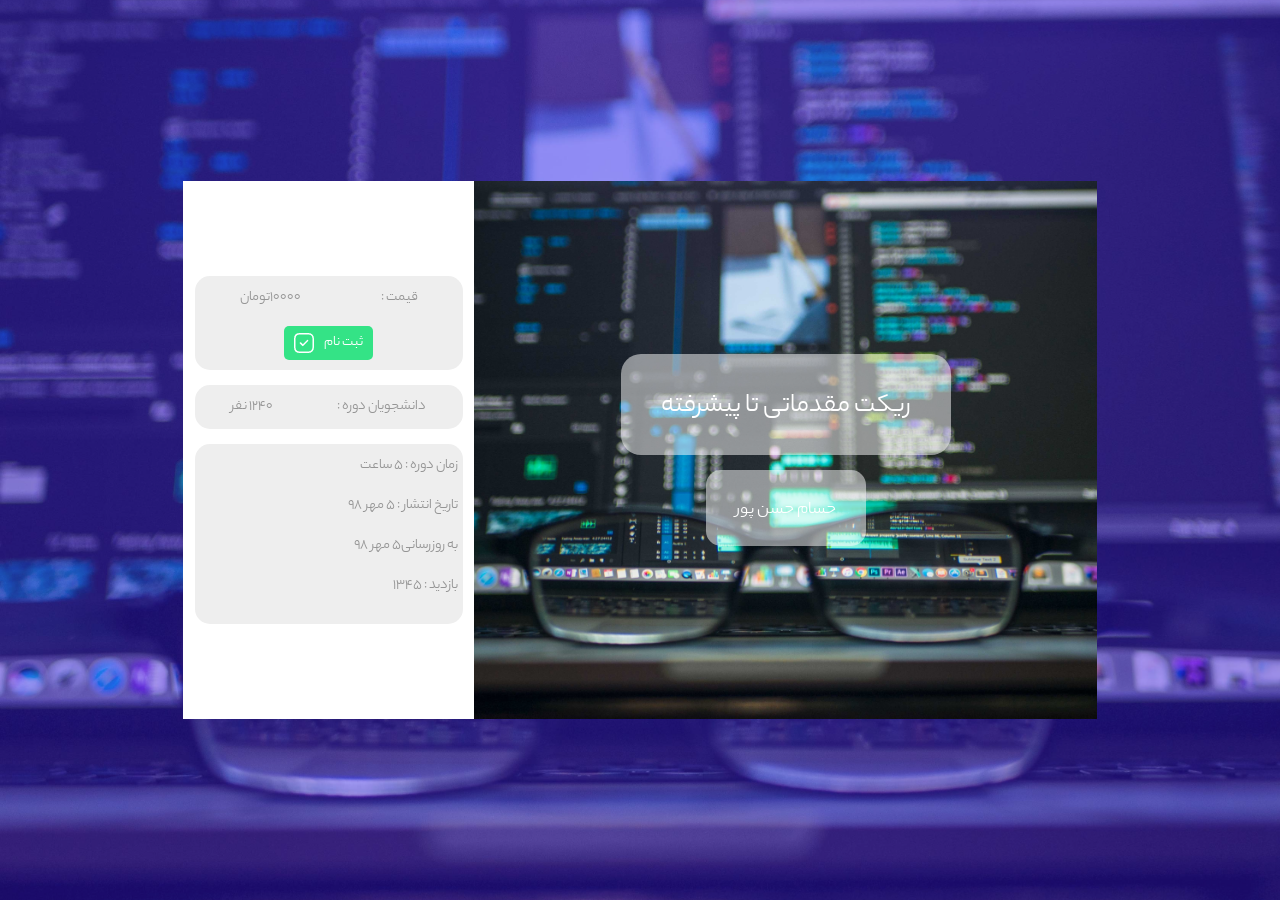
<file: course.html>
<!doctype html>
<html lang="en">
  <head>
    <!-- Required meta tags -->
    <meta charset="utf-8">
    <meta name="viewport" content="width=device-width, initial-scale=1, shrink-to-fit=no">
    <!-- Bootstrap CSS -->
    <link rel="stylesheet" href="css/bootstrap.min.css"type="text/css"/>
	<link rel="stylesheet" href="css/course.css"/>
	<link rel="stylesheet" href="css/course-query.css"/>
    <title>Hoosh Digital</title>
  </head>
  <body>
	<!----Start regester-------------------->
	<header class="course">
		<div class="container">
			<div class="row">
				<div class="col-md-9 mx-auto">
					<div class="course-boxs ">
						<!-----Start course box------------>
						<div class="course-box">
							<div class="course-name">
								<p>ریکت مقدماتی تا پیشرفته</p>
							</div>
							<div class="course-teacher">
								<p>حسام حسن پور</p>
							</div>
						</div>
						<!---End course box--------------->
						<!-----Start cource content---------->
						<div class="course-content">
							<!---Start prices------------------>
							<div class="prices">
								<div class="price">
									<p>قیمت : </p>
									<p><span>10000</span>تومان</p>
								</div>
								<div class="regester">
									<a href="#">
										<span>ثبت نام</span>
										<span><img src="img/Tick-Square.png"/></span>
									</a>
								</div>
							</div>
							<!---End prices------------------>
							<!---Start student numbers--------->
							<div class="studentd-num">
								<span>دانشجویان دوره : </span>
								<span>1240 نفر</span>
							</div>
							<!---End student numbers----------->
							<!----Start about cource-------------->
							<div class="about-course">
								<p><span>زمان دوره : </span><span>5 ساعت</span></p>
								<p><span>تاریخ انتشار : </span><span>5 مهر 98</span></p>
								<p><span>به روزرسانی</span><span>5 مهر 98</span></p>
								<p><span>بازدید : </span><span>1345</span></p>
							</div>
							<!----End about cource-------------->
						</div>
						<!-----End cource content---------->
					</div>
				</div>
			</div>
		</div>
		<div class="cover"></div>
	</header>
  <!----End regester---------------------->
  <!-- jquery -->
  <script src="js/jquery.js"></script>
  <!-- bootstrap js -->
  <script src="js/bootstrap.bundle.min.js"></script>
  <!-- script js -->
  <script src="js/script.js"></script>
  </body>
</html>
</file>
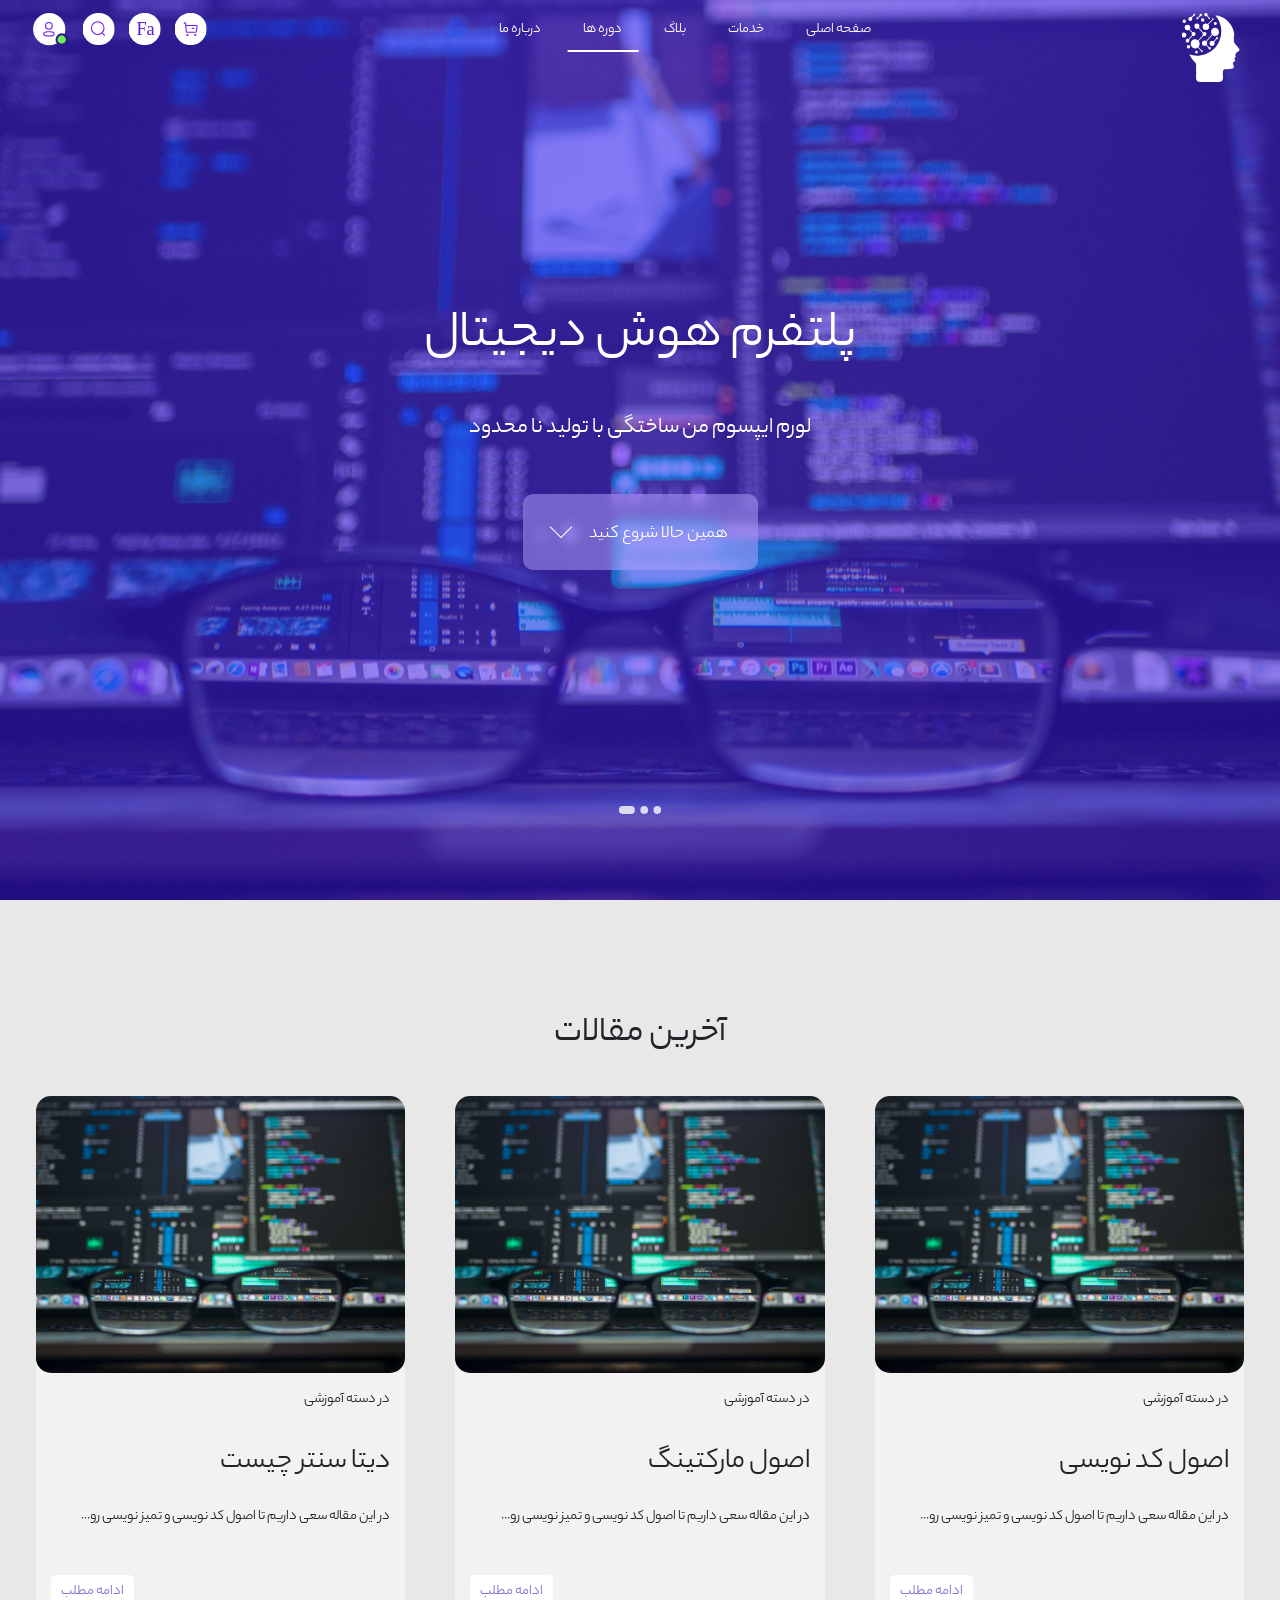
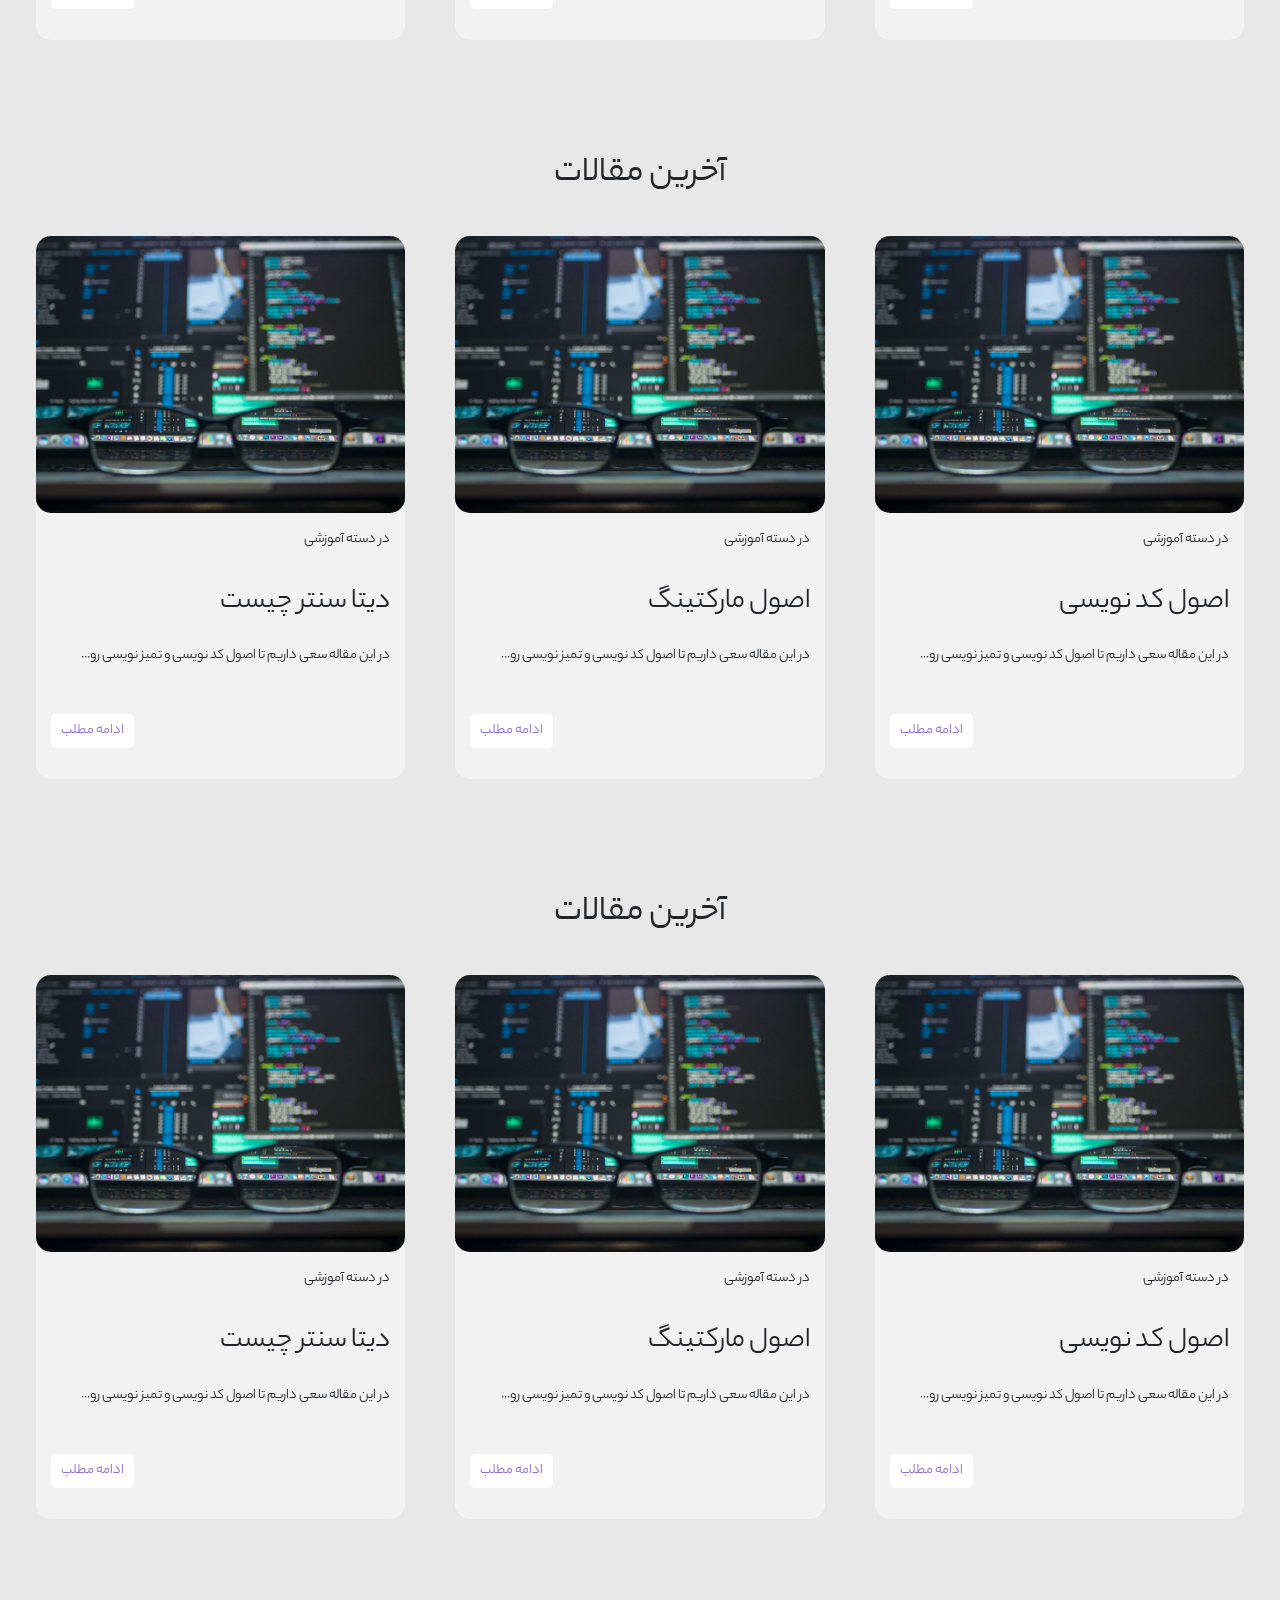
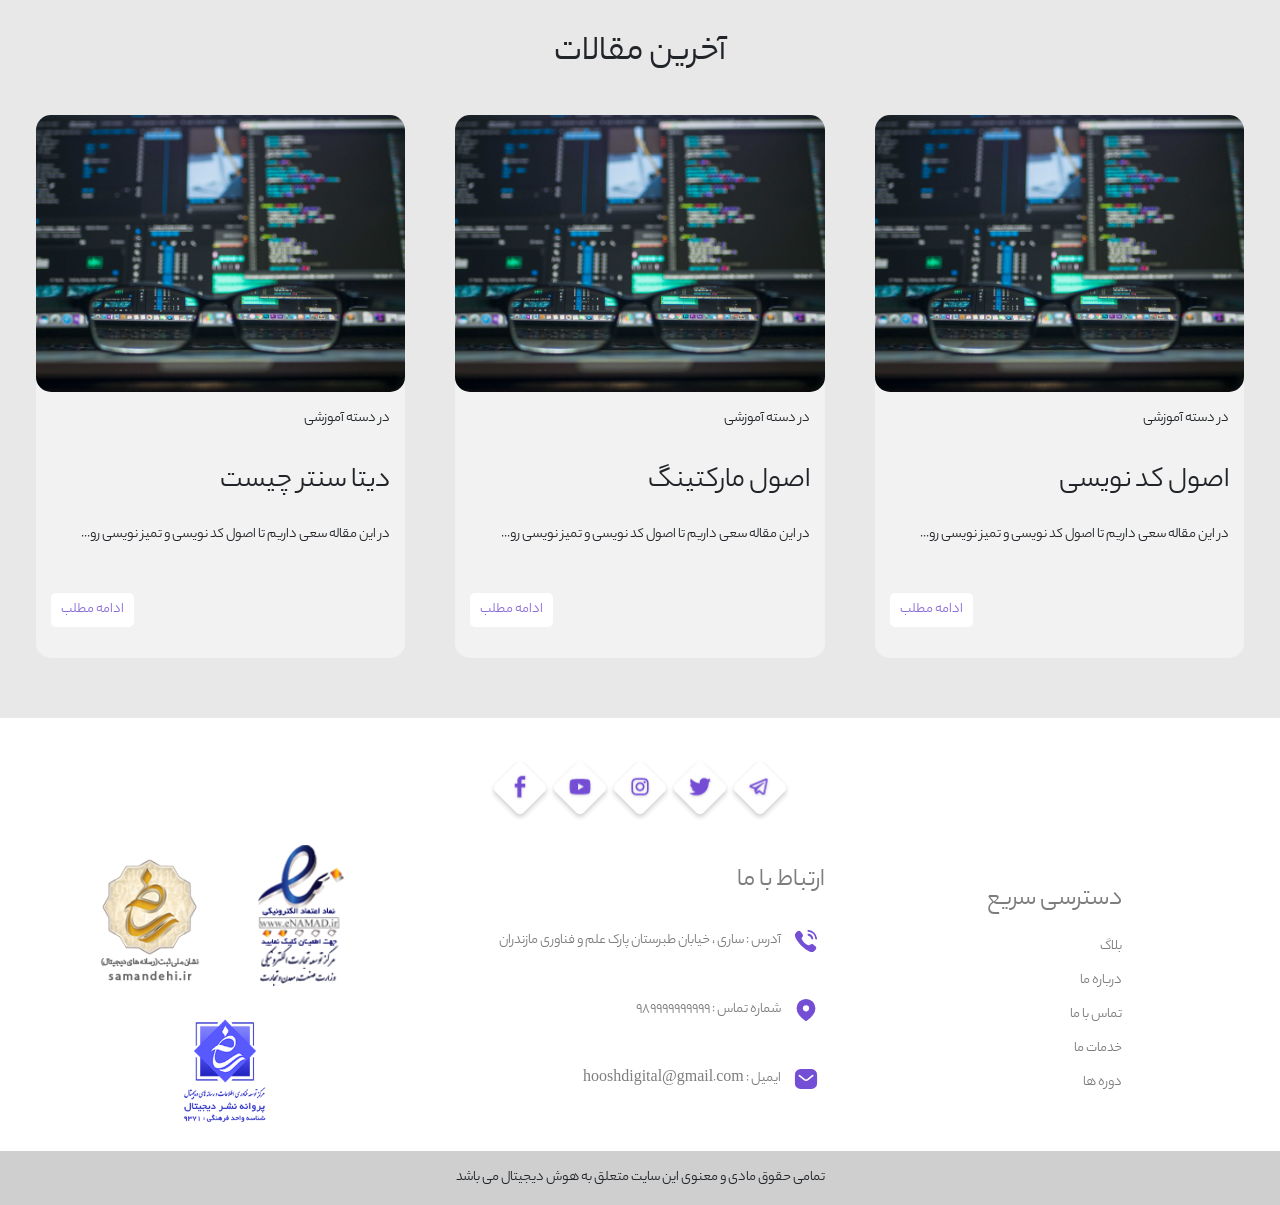
<file: courses.html>
<!doctype html>
<html lang="en">
  <head>
    <!-- Required meta tags -->
    <meta charset="utf-8">
    <meta name="viewport" content="width=device-width, initial-scale=1, shrink-to-fit=no">
    <!-- Bootstrap CSS -->
    <link rel="stylesheet" href="css/bootstrap.min.css"type="text/css">
	<link rel="stylesheet" href="css/courses.css"/>
	<link rel="stylesheet" href="css/courses-query.css"/>
    <title>Hoosh Digital</title>
  </head>
  <body>
	<!----------------Start Navigation------------------------->
	<header class="header">
			<nav class="nav flex">
				<!---Start navbar image------->
				<div class="nav-img">
					<img src="img/Group-3.svg">
				</div>
				<!---End navbar image------->
				<!--Start navbar links----------->
				<ul class="navbar">
					<li class="nav-item"><a href="#" class="nav-link ">صفحه اصلی</a></li>
					<li class="nav-item"><a href="#" class="nav-link">خدمات</a></li>
					<li class="nav-item"><a href="#" class="nav-link">بلاگ</a></li>
					<li class="nav-item"><a href="#" class="nav-link actived">دوره ها</a></li>
					<li class="nav-item"><a href="#" class="nav-link">درباره ما</a></li>
				</ul>
				<!--End navbar links----------->
				<!---Start navbar icons-------->
				<ul class="nav-icons">
					<a href="#"><img src="img/Group-16.svg"/></a>
					<a href="#"><img src="img/Group-15.svg"/></a>
					<a href="#"><img src="img/Group-18.svg"></a>
					<a href="#"><img src="img/Group-17.svg"></a>
				</ul>
				<!---End navbar icons-------->
			</nav>
			<nav class="responsive-nav">
				<div class="responsive-nav-main">
					<div class="lines">
						<div class="line"></div>
						<div class="line"></div>
						<div class="line"></div>
					</div>
					<div class="image">
						<img src="img/Group-3.svg">
					</div>
				</div>
				<div class="responsive-nav-items">
					<ul class="navbar">
						<li class="nav-item"><a href="#" class="nav-link actived">صفحه اصلی</a></li>
						<li class="nav-item"><a href="#" class="nav-link">خدمات</a></li>
						<li class="nav-item"><a href="#" class="nav-link">بلاگ</a></li>
						<li class="nav-item"><a href="#" class="nav-link">دوره ها</a></li>
						<li class="nav-item"><a href="#" class="nav-link">درباره ما</a></li>
					</ul>
				</div>
			</nav>
			<!---Start header body--------------->
			<div class="header-body">
				<h2>پلتفرم هوش دیجیتال</h2>
				<p>لورم ایپسوم من ساختگی با تولید نا محدود</p>
				<a href="#" class="d-flex justify-content-center align-items-center">
					<p class="text">همین حالا شروع کنید</p>
					<div class="bottom-arrow"></div></a>
				<div class="click"></div>
				<img src="img/Group 7.svg" class="slide"/>
			</div>
		<!---End header body--------------->
	</header>
	<!----------------End Navigation------------------------->
	<!----------------End Navigation------------------------->
	<main>
		<!---Start Articles section------------>
		<section class="articles">
			<div class="container">
				<h1>آخرین مقالات</h1>
				<div class="row articles-boxs">
					<div class="col-12 col-md-6 col-lg-4  mx-auto">
						<!---Start article box 1---->
						<div class="article-box">
							<img src="img/header.jpg">
							<p>در دسته آموزشی</p>
							<h2>اصول کد نویسی</h2>
							<p>در این مقاله سعی داریم تا اصول کد نویسی و تمیز نویسی رو...<p>
							<a href="#" class="go-on">ادامه مطلب</a>
						</div>
						<!---End article box 1------>
					</div>
					<div class="col-12 col-md-6 col-lg-4  mx-auto">
						<!---Start article box 2---->
						<div class="article-box">
							<img src="img/header.jpg">
							<p>در دسته آموزشی</p>
							<h2>اصول مارکتینگ</h2>
							<p>در این مقاله سعی داریم تا اصول کد نویسی و تمیز نویسی رو...<p>
							<a href="#" class="go-on">ادامه مطلب</a>
						</div>
						<!---End article box 2------>
					</div>
					<div class="col-12 col-md-6 col-lg-4  mx-auto">
						<!---Start article box 3---->
						<div class="article-box">
							<img src="img/header.jpg">
							<p>در دسته آموزشی</p>
							<h2>دیتا سنتر چیست</h2>
							<p>در این مقاله سعی داریم تا اصول کد نویسی و تمیز نویسی رو...<p>
							<a href="#" class="go-on">ادامه مطلب</a>
						</div>
						<!---End article box 3------>
					</div>
				</div>
			</div>
		</section>
		<!----End Articles section----------->
		<!---Start Articles section------------>
		<section class="articles">
			<div class="container">
				<h1>آخرین مقالات</h1>
				<div class="row articles-boxs">
					<div class="col-12 col-md-6 col-lg-4  mx-auto">
						<!---Start article box 1---->
						<div class="article-box">
							<img src="img/header.jpg">
							<p>در دسته آموزشی</p>
							<h2>اصول کد نویسی</h2>
							<p>در این مقاله سعی داریم تا اصول کد نویسی و تمیز نویسی رو...<p>
							<a href="#" class="go-on">ادامه مطلب</a>
						</div>
						<!---End article box 1------>
					</div>
					<div class="col-12 col-md-6 col-lg-4  mx-auto">
						<!---Start article box 2---->
						<div class="article-box">
							<img src="img/header.jpg">
							<p>در دسته آموزشی</p>
							<h2>اصول مارکتینگ</h2>
							<p>در این مقاله سعی داریم تا اصول کد نویسی و تمیز نویسی رو...<p>
							<a href="#" class="go-on">ادامه مطلب</a>
						</div>
						<!---End article box 2------>
					</div>
					<div class="col-12 col-md-6 col-lg-4  mx-auto">
						<!---Start article box 3---->
						<div class="article-box">
							<img src="img/header.jpg">
							<p>در دسته آموزشی</p>
							<h2>دیتا سنتر چیست</h2>
							<p>در این مقاله سعی داریم تا اصول کد نویسی و تمیز نویسی رو...<p>
							<a href="#" class="go-on">ادامه مطلب</a>
						</div>
						<!---End article box 3------>
					</div>
				</div>
			</div>
		</section>
		<!----End Articles section----------->
		<!---Start Articles section------------>
		<section class="articles">
			<div class="container">
				<h1>آخرین مقالات</h1>
				<div class="row articles-boxs">
					<div class="col-12 col-md-6 col-lg-4  mx-auto">
						<!---Start article box 1---->
						<div class="article-box">
							<img src="img/header.jpg">
							<p>در دسته آموزشی</p>
							<h2>اصول کد نویسی</h2>
							<p>در این مقاله سعی داریم تا اصول کد نویسی و تمیز نویسی رو...<p>
							<a href="#" class="go-on">ادامه مطلب</a>
						</div>
						<!---End article box 1------>
					</div>
					<div class="col-12 col-md-6 col-lg-4  mx-auto">
						<!---Start article box 2---->
						<div class="article-box">
							<img src="img/header.jpg">
							<p>در دسته آموزشی</p>
							<h2>اصول مارکتینگ</h2>
							<p>در این مقاله سعی داریم تا اصول کد نویسی و تمیز نویسی رو...<p>
							<a href="#" class="go-on">ادامه مطلب</a>
						</div>
						<!---End article box 2------>
					</div>
					<div class="col-12 col-md-6 col-lg-4  mx-auto">
						<!---Start article box 3---->
						<div class="article-box">
							<img src="img/header.jpg">
							<p>در دسته آموزشی</p>
							<h2>دیتا سنتر چیست</h2>
							<p>در این مقاله سعی داریم تا اصول کد نویسی و تمیز نویسی رو...<p>
							<a href="#" class="go-on">ادامه مطلب</a>
						</div>
						<!---End article box 3------>
					</div>
				</div>
			</div>
		</section>
		<!----End Articles section----------->
		<!---Start Articles section------------>
		<section class="articles">
			<div class="container">
				<h1>آخرین مقالات</h1>
				<div class="row articles-boxs">
					<div class="col-12 col-md-6 col-lg-4  mx-auto">
						<!---Start article box 1---->
						<div class="article-box">
							<img src="img/header.jpg">
							<p>در دسته آموزشی</p>
							<h2>اصول کد نویسی</h2>
							<p>در این مقاله سعی داریم تا اصول کد نویسی و تمیز نویسی رو...<p>
							<a href="#" class="go-on">ادامه مطلب</a>
						</div>
						<!---End article box 1------>
					</div>
					<div class="col-12 col-md-6 col-lg-4  mx-auto">
						<!---Start article box 2---->
						<div class="article-box">
							<img src="img/header.jpg">
							<p>در دسته آموزشی</p>
							<h2>اصول مارکتینگ</h2>
							<p>در این مقاله سعی داریم تا اصول کد نویسی و تمیز نویسی رو...<p>
							<a href="#" class="go-on">ادامه مطلب</a>
						</div>
						<!---End article box 2------>
					</div>
					<div class="col-12 col-md-6 col-lg-4  mx-auto">
						<!---Start article box 3---->
						<div class="article-box">
							<img src="img/header.jpg">
							<p>در دسته آموزشی</p>
							<h2>دیتا سنتر چیست</h2>
							<p>در این مقاله سعی داریم تا اصول کد نویسی و تمیز نویسی رو...<p>
							<a href="#" class="go-on">ادامه مطلب</a>
						</div>
						<!---End article box 3------>
					</div>
				</div>
			</div>
		</section>
		<!----End Articles section----------->
		<!---Start footer------------------------>
		<footer class="footer">
			<div class="container">
				<!---Start icons of footer------------>
				<div class="top-footer">
					<a href="#" class="footer-link"><img src="img/telegram.svg"/></a>
					<a href="#" class="footer-link"><img src="img/twitter.svg"/></a>
					<a href="#" class="footer-link"><img src="img/instagram.svg"/></a>
					<a href="#" class="footer-link"><img src="img/youtube.svg"/></a>
					<a href="#" class="footer-link"><img src="img/facebook.svg"/></a>
					
				</div>
				<!---End icons of footer------------>
				<div class="bottom-footers">
					<!---Start fast access--------->
					<div class="bottom-footer fast-access">
						<div class="f-box">
							<h3>دسترسی سریع</h3>
							<a href="#" class="fast-access-link">بلاگ</a>
							<a href="#" class="fast-access-link">درباره ما</a>
							<a href="#" class="fast-access-link">تماس با ما</a>
							<a href="#" class="fast-access-link">خدمات ما</a>
							<a href="#" class="fast-access-link">دوره ها</a>
						</div>	
					</div>
					<!---End fast access--------->
					<!---Start contact us-------->
					<div class="bottom-footer contact-us">
						<h3>ارتباط با ما</h3>
						<p><img src="img/Iconly-Bold-Calling.svg"><span>آدرس : ساری ، خیابان طبرستان پارک علم و فناوری مازندران</span></p>
						<p><img src="img/Iconly-Bold-Location.svg"><span>شماره تماس : 989999999999</span></p>
						<p><img src="img/Iconly-Bold-Message.svg"><span>ایمیل :  hooshdigital@gmail.com</span></p>
					</div>
					<!---End contact us--------->
					<!----Start clectronic symbols--------->
					<div class="bottom-footer electronic-symbol">
						<img src="img/logo.aspx.svg">
						<img src="img/logo1.aspx.svg">
						<img src="img/namad2.091132aa.svg">
					</div>
					<!----End clectronic symbols------------>
				</div>
			</div>
		</footer>
		<div class="hooshdigital">
			<p>تمامی حقوق مادی و معنوی این سایت متعلق به هوش دیجیتال می باشد</p>
		</div>
		<!------End footer------------------------>
	</main>
	<!----------------End Navigation--------------------------->

  <!-- jquery -->
  <script src="js/jquery.js"></script>
  <!-- bootstrap js -->
  <script src="js/bootstrap.bundle.min.js"></script>
  <!-- script js -->
  <script src="js/script.js"></script>
  </body>
</html>
</file>
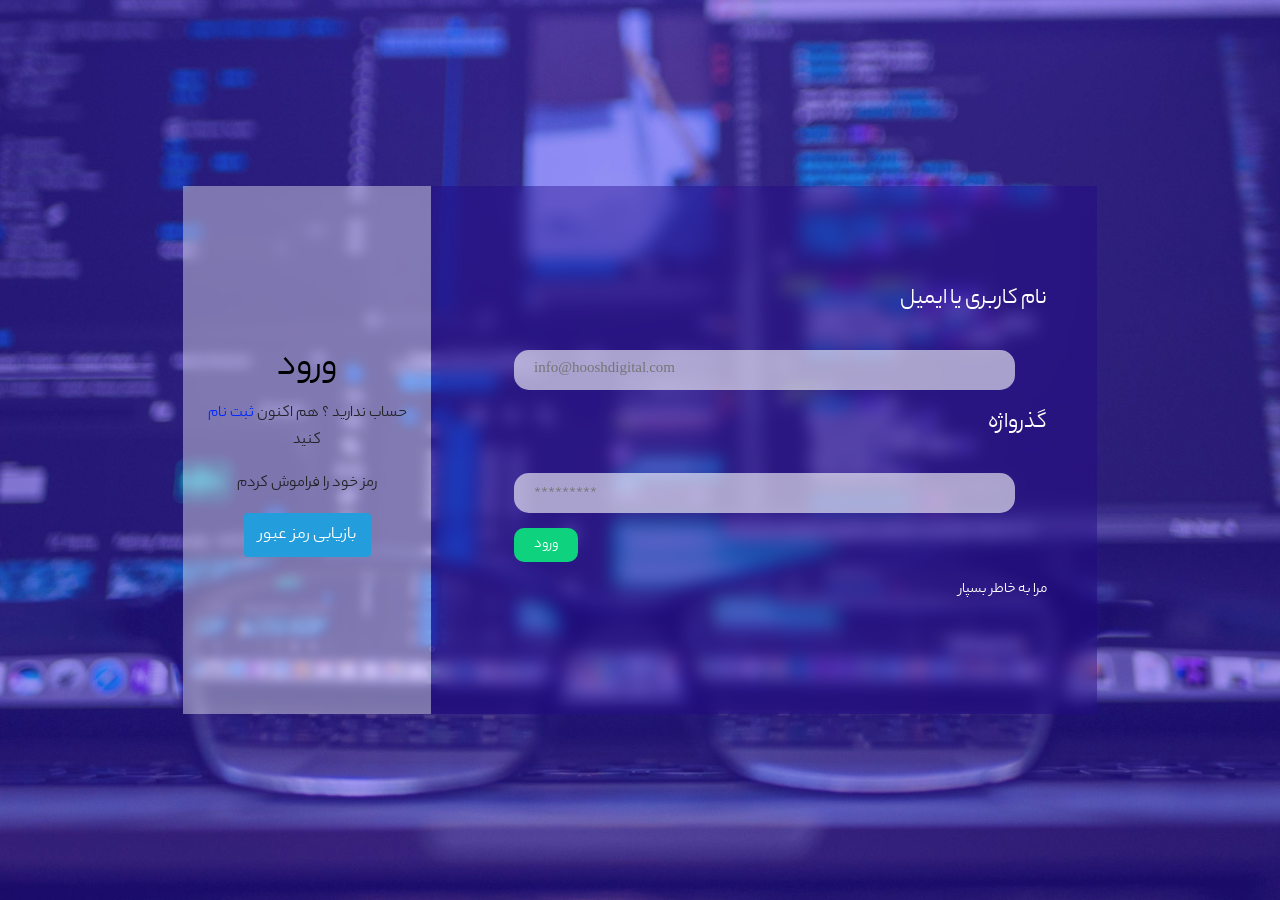
<file: login.html>
<!doctype html>
<html lang="en">
  <head>
    <!-- Required meta tags -->
    <meta charset="utf-8">
    <meta name="viewport" content="width=device-width, initial-scale=1, shrink-to-fit=no">
    <!-- Bootstrap CSS -->
    <link rel="stylesheet" href="css/bootstrap.min.css"type="text/css"/>
	<link rel="stylesheet" href="css/login.css"/>
	<link rel="stylesheet" href="css/login-query.css"/>
    <title>Hoosh Digital</title>
  </head>
  <body>
	<!----Start login-------------------->
	<header class="login">
		<div class="container">
			<div class="row">
				<div class="col-md-9 mx-auto">
					<div class="login-boxs ">
						<div class="login-box">
							<p class="text">نام کاربری یا ایمیل</p>
							<input type="email" class="email" placeholder="info@hooshdigital.com"/>
							<p class="text">گذرواژه</p>
							<input type="password" class="password" placeholder="*********">
							<input type="button" class="get-in" value="ورود"/>
							<div class="remember-me">
								<p class="remember-me-text">مرا به خاطر بسپار</p>
							</div>
						</div>
						<div class="login-content">
							<h1>ورود</h1>
							<p>حساب ندارید ؟ هم اکنون <a href="#">ثبت نام </a>کنید</p>
							<p>رمز خود را فراموش کردم</p>
							<a>بازیابی رمز عبور</a>
						</div>
					</div>
				</div>
			</div>
		</div>
		<div class="cover"></div>
	</header>
	
	<!----End login---------------------->
  <!-- jquery -->
  <script src="js/jquery.js"></script>
  <!-- bootstrap js -->
  <script src="js/bootstrap.bundle.min.js"></script>
  <!-- script js -->
  <script src="js/script.js"></script>
  </body>
</html>
</file>
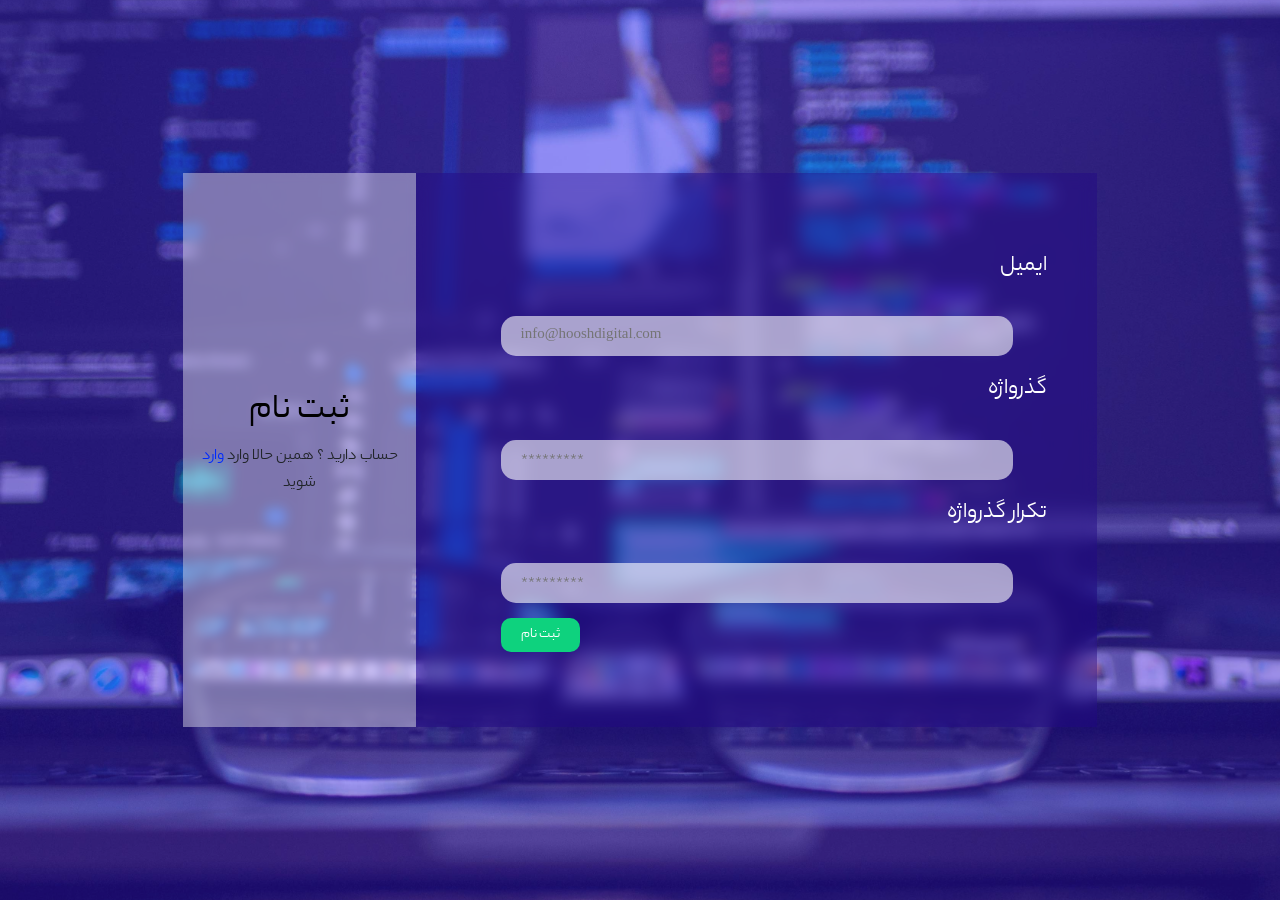
<file: regester.html>
<!doctype html>
<html lang="en">
  <head>
    <!-- Required meta tags -->
    <meta charset="utf-8">
    <meta name="viewport" content="width=device-width, initial-scale=1, shrink-to-fit=no">
    <!-- Bootstrap CSS -->
    <link rel="stylesheet" href="css/bootstrap.min.css"type="text/css"/>
	<link rel="stylesheet" href="css/regester.css"/>
	<link rel="stylesheet" href="css/regester-query.css"/>
    <title>Hoosh Digital</title>
  </head>
  <body>
	<!----Start regester-------------------->
	<header class="regester">
		<div class="container">
			<div class="row">
				<div class="col-md-9 mx-auto">
					<div class="regester-boxs ">
						<div class="regester-box">
							<p class="text">ایمیل</p>
							<input type="email" class="email" placeholder="info@hooshdigital.com"/>
							<p class="text">گذرواژه</p>
							<input type="password" class="password" placeholder="*********"/>
							<p class="text">تکرار گذرواژه</p>
							<input type="password" class="password" placeholder="*********"/>
							<input type="button" class="regester-button" value="ثبت نام"/>
						</div>
						<div class="regester-content">
							<h1>ثبت نام</h1>
							<p>حساب دارید ؟ همین حالا وارد <a href="#">وارد</a> شوید </p>
						</div>
					</div>
				</div>
			</div>
		</div>
		<div class="cover"></div>
	</header>
	
  <!----End regester---------------------->
  <!-- jquery -->
  <script src="js/jquery.js"></script>
  <!-- bootstrap js -->
  <script src="js/bootstrap.bundle.min.js"></script>
  <!-- script js -->
  <script src="js/script.js"></script>
  </body>
</html>
</file>
<file: css/main.css>
/*----------Start globle styles----------*/
@font-face{
	font-family : 'Byekan';
	src  : url('../fonts/Byekan.ttf');
}
*
{
	margin : 0;
	padding : 0;
	box-sizing : inherit;
	direction : rtl !important;
	font-family : Byekan;
	text-align : right;
}
body
{
	overflow-X : hidden;
	background : #E9E8E8;
}
html
{
	
	box-sizing : border-box;
}
a
{
	text-decoration : none;
	color : #000;
}
ul
{
	list-style : none;
}
img{
	max-width : 100%;
}
.container
{ 
	width : 100%;
	max-width : 117rem;
	margin : 0 auto;
	padding : 0 1.6rem;
}
/*----------End globle stylrs--------------------*/
/*-------------Start Navigation-------------------*/
.header{
	position : relative;
	width : 100%;
	height : 100vh;
	display : flex;
	justify-content : center;
	align-items : center;
	background : url('../img/header.jpg');
	background-position : center center;
	background-size : cover;
}
/*----------Start top navbar--------*/
.header .nav
{
	position : absolute;
	width : 96%;
	height : 75px;
	top : 0;
	left : 50%;
	transform : translateX(-50%);
	display : flex;
	justify-content : space-between;	
	align-items : center;
	z-index : 100;
}
.header .nav .nav-img
{
	margin-right : 15px;
}
.header .nav .nav-img img
{
	width : 70%;
	transform : translateY(10px);
}
.header .nav .navbar
{
	display : flex;
	gap : 10px;
}
.header .nav .navbar .nav-item .nav-link
{
	color : #fff;
	position : relative;
}
.header .nav .navbar .nav-item .nav-link.actived:after
{
	content : '';
	position : absolute;
	top : 100%;
	left : 0;
	width : 100%;
	height : 2px;
	background : #fff;
}
.header .nav .nav-icons{
	display : flex;
	gap : 0px;
}
.header .nav .nav-icons img
{
	transform : scale(0.7);
}
.header .nav .nav-icons .nav-link
{
	display : flex;
	justify-content : center;
	align-items : center;
	width : 30px;
	height : 30px;
	border-radius : 50%;
	background : #F2EEEE;	
}
.header .nav .nav-icons .icon:not(:last-child)
{
	margin-left : 10px;
}
/*-----------Start top navbar responsive------*/
.responsive-nav
{
	position : absolute;
	width : 96%;
	height : 75px;
	top : 0;
	left : 50%;
	transform : translateX(-50%);
	display : none;
	justify-content : space-between;	
	align-items : center;
	z-index : 1000;
}
.responsive-nav .responsive-nav-main
{
	width : 100%;
	height : 100%;
	display : flex;
	justify-content : space-between;
	z-index : 1000;
}
.responsive-nav .responsive-nav-main .lines
{
	display : flex;
	justify-content : center;
	align-items : center;
	flex-direction : column;
	gap : 10px;
	cursor : pointer;
}
.responsive-nav .responsive-nav-main .lines .line
{
	width : 35px;
	height : 2px;
	background : #fff;
}
.responsive-nav .responsive-nav-main .image img
{
	transform : scale(0.7);
} 
.responsive-nav  .responsive-nav-items
{
	position : absolute;
	width : 100%;
	top : 110%;
	left:  0;
	display : none;
	flex-direction : column;	
	z-index : 1000;
}
.responsive-nav  .responsive-nav-items .navbar
{
	display : block;
	z-index : 10000;
	background : rgba(12,12,120,0.9);
}
.responsive-nav  .responsive-nav-items .navbar .nav-item .nav-link
{
	display : flex;
	justify-content : center;
	align-items : center;
	border-bottom : 1px solid #000;
	color : #fff;
	
}
/*-------------Start header body---------*/
.header .header-body
{
	display : flex;
	flex-direction : column;
	justify-content : center;
	align-items : center;
	gap : 30px;
	z-index : 100;
}
.header .header-body h2{
	color:  #fff;
	font-size : 60px;
}
.header .header-body>p{
	color : #fff;
	font-size : 25px;
}
.header .header-body a{
	gap : 20px;
	justify-content : center;
	align-items : center;
	padding : 15px 30px ;
	border-radius : 10px;
	background : rgba(181,161,255,0.5);
	backdrop-filter : blur(3px);
	-webkit-backdrop-filter : blur(3px);
	color : #fff;
	backdrop-filter : blur(4px);
	font-size : 20px;
}
.header .header-body a:hover
{
	text-decoration : none;
}
.header .header-body a .bottom-arrow{
	width : 16px;
	height : 16px;
	border-right : 1px solid #fff;
	border-bottom : 1px solid #fff;
	transform : translateY(-5px) rotate(45deg);
}
.header .header-body a .text
{
	transform : translateY(10px);
}
.header .header-body .slide
{
	position : absolute;
	top : 90%;
	left : 50%;
	transform : translate(-50%,-50%) scale(0.6);
}
/*-----------header cover------------------------*/
.header::after
{
	content : '';
	position : absolute;
	top : 0;
	left : 0;
	right : 0;
	bottom : 0;
	background : #4317F9;
	opacity : 0.5;
	z-index : 1;
}
/*---------------End Navigation-------------------*/
/*--------------Start Why We-----------------------*/
.why-we
{
	position : relative;
	width : 100%;
	padding-top : 20px;
}
.why-we h1
{
	text-align : center;
	padding-bottom : 70px;
}
.why-we .why-we-boxs .box
{
	position : relative;
	flex : 1;
	display : flex;
	flex-direction : column;
	justify-content:  center;
	align-items : center;
	gap : 15px;
	padding : 70px 20px 50px 20px;
	border-radius : 15px;
	background : #fff;
	
}
.why-we .why-we-boxs .box h2,
.why-we .why-we-boxs .box p
{
	text-align : center;
}
.why-we .why-we-boxs .box .top-icon
{
	position : absolute;
	top : 0;
	left : 50%;	
	transform : translate(-50%,-50%) scale(0.8);
	width : 100px;
	height : 100px;
	border-radius:  50%;
	display : flex;
	justify-content : center;
	align-items : center;
	background : #8C6ED9;
	border : 5px solid #DCDCDC;	
}
.why-we .why-we-boxs .box .top-icon img
{
	transform : scale(0.7)
}
/*--------------End Why We-------------------------*/
/*----------------Start Articles----------------*/
.articles
{
	position : relative;
	width : 100%;
	padding-top : 20px;
}
.articles h1
{
	text-align : center;
	padding:  30px 0;
}
.articles .articles-boxs .article-box
{
	flex : 1;
	display : flex;
	flex-direction : column;
	justify-content:  center;
	gap : 15px;
	box-sizing : border-box;
	border-radius : 15px;
	background : #F2F2F2;
}
.articles .articles-boxs .article-box img
{
	border-radius : 15px;
}
.articles .articles-boxs .article-box .top-article{
	margin-right : 15px;
}
.articles .articles-boxs .article-box h2{
	margin-right : 15px;
}
.articles .articles-boxs .article-box p{
	margin-right : 15px;
}
.articles .articles-boxs .article-box a{
	padding : 5px 10px;
	background : #fff;
	color : #8C6ED9;
	float : left;
	border-radius : 5px;
	margin : 15px 0 0 15px;
	margin-bottom : 15px;
	
}
/*----------------End Articles------------------*/
/*---------------Start services---------------*/
.services
{
	position : relative;
	width : 100%;
	padding-top : 20px;
}
.services h1,
.services .heading h1
{
	text-align : center;
	padding : 30px 0;
	position : relative;
}
.services .heading h1:after
{
	content : '';
	position : absolute;
	width : 100%;
	height : 3px;
	background : #8C6ED9;
	top : 70%;
	left : 0;
}
.services .responsive
{
	display : none;
}
.services .heading h1
{
	padding : 70px 0;
}
/*---------------End services------------------*/
/*-------------Start opnion customers----------*/
.opnion-customers
{
	position : relative;
	width : 100%;
}
.opnion-customers h2
{
	text-align : center;
	padding :  40px 0 80px 0;
}
.opnion-customers .oponion-box
{
	width : 90%;
	background : #fff;
	margin : 15px auto;
	padding : 90px 20px 40px 20px;
	background:  #FFFFFF;
	border-radius : 15px;
	position : relative;
}
.opnion-customers .oponion-box h1
{
	text-align : center;
}
.opnion-customers .oponion-box p
{
	font-size : 15px;
	text-align : justify;
}
.opnion-customers .oponion-box .top-img
{
	position : absolute;
	top : -90px;
	left : 50%;
	transform : translate(-50%,-50%);
}
.opnion-customers .oponion-box .top-img img
{
	transform : scale(0.6);
}
.opnion-customers .oponion-box .slide
{
	position : absolute;
	bottom : -30px;
	left : 50%;
	transform : translate(-50%,-50%) scale(0.6);
}
/*-------------End opnion customers------------*/
/*-----------------Start footer-----------------*/
.footer
{
	position : relative;
	width : 100%;
	padding-top : 30px;
	background : #FFFFFF;
}
/*-------------Start top footer---------------*/
.footer .top-footer
{
	display : flex;
	justify-content:  center;
	margin : 0 auto;
	display : flex;
	gap : 20px;
	padding : 20px;
}
.footer .top-footer .footer-link
{
	width : 40px;
	height : 40px;
	background : #FFFFFF;
	display : flex;
	justify-content : center;
	align-items : center;
	transform : rotate(45deg);
	border-radius : 5px;
	box-shadow : 2px 2px 5px rgba(0,0,0,0.2);
	transition : all 0.2s;
}
.footer .top-footer .footer-link img
{
	
	transform : rotate(-45deg);
	transition : all 0.2s;
}
.footer .top-footer .footer-link:hover
{
	transform : rotate(0);
	background : #4317F9;
}
.footer .top-footer .footer-link:hover img
{
	transform : rotate(0);
	
}
/*-----------bottom footer------------------*/
.footer .bottom-footers
{
	display : flex;
	box-sizing:  border-box;
	padding : 15px 0;
	flex-wrap : wrap;
}
.footer .bottom-footers .bottom-footer
{
	flex : 1;
	display : flex;
	flex-wrap : wrap;
}
.footer .bottom-footers .fast-access
{
	align-items : center;
	justify-content   : center;	
}
.footer .bottom-footers .fast-access .f-box
{
	display : flex;
	flex-direction : column;
	gap : 10px;
}
.footer .bottom-footers .fast-access .f-box h3,
.footer .bottom-footers .fast-access .f-box a
{
	color : #7D7D7D;
}
.footer .bottom-footers .fast-access .f-box a:hover
{
	text-decoration : none;
}
.footer .bottom-footers .contact-us
{
	flex-direction : column;
	justify-content : center;
	gap : 15px;
	padding-right : 30px;
}
.footer .bottom-footers .contact-us p,
.footer .bottom-footers .contact-us h3
{
	color : #7D7D7D;
	display : flex;
	align-items : center;
}
.footer .bottom-footers .contact-us img
{
	transform : scale(0.7);
}
.footer .bottom-footers .contact-us p
{
	display : flex;
	gap : 6px;
}
.footer .bottom-footers .electronic-symbol
{
	display : flex;
	justify-content : center;
	align-items : flex-end;
	gap  : 20px;
	position : relative;
}
.footer .bottom-footers .electronic-symbol img
{
	width : 33%;
}
.hooshdigital
{
	width : 100%;
	padding : 15px 0;
	display : flex;
	justify-content : center;
	align-items  : center;
	background : #CFCFCF;
}
.hooshdigital p
{
	margin-bottom : 0;
}
/*-----------------End footer------------------*/
</file>
<file: css/main-query.css>
/*------Start header------*/
@media screen and (max-width : 768px )
{
	.header
	{
		width : 100%;
		height : 85vh;
	}
	.header .nav{
		display : none;
	}
	.responsive-nav{
		display : flex;
	}
	.header .header-body h2{
	font-size : 40px;
	}
	.header .header-body>p{
		font-size : 15px;
	}
	.header .header-body a{
		gap : 15px;
		padding : 10px 20px ;
		font-size : 13px;
	}
	.header .header-body a .bottom-arrow
	{
		width : 12px;
		height : 12px;
	}
	
}
@media screen and (max-width : 576px )
{
	.header
	{
		width : 100%;
		height : 70vh;
	}
	.header .nav{
		display : none;
	}
	.responsive-nav{
		display : flex;
	}
	.header .header-body h2{
	font-size : 30px;
	}
	.header .header-body>p{
		font-size : 12px;
	}
	.header .header-body a{
		gap : 15px;
		padding : 8px 16px ;
		font-size : 11px;
	}
	.header .header-body a .bottom-arrow
	{
		width : 9px;
		height : 9px;
	}
}
/*------End header-------*/
/*------Start why we--------*/
@media screen and (max-width : 992px )
{
	.why-we .why-we-boxs .box
	{
		margin-bottom : 60px;
	}
}
@media screen and (max-width : 768px )
{
	.why-we h1
	{
		font-size : 50px;
		padding-bottom : 50px;
	}
	.why-we .why-we-boxs .box
	{
		
		gap : 12px;
		padding : 60px 15px 40px 15px;
		margin-bottom : 60px;
		
	}
	.why-we .why-we-boxs .box h2
	{
		font-size : 35px
	}
	.why-we .why-we-boxs .box p
	{
		font-size : 25px
	}
}
@media screen and (max-width : 576px )
{
	.why-we h1
	{
		font-size : 30px;
		padding-bottom : 40px;
	}
	.why-we .why-we-boxs .box
	{
		
		gap : 10px;
		padding : 50px 12px 32px 12px;
		margin-bottom : 60px;
		
	}
	.why-we .why-we-boxs .box h2
	{
		font-size : 25px
	}
	.why-we .why-we-boxs .box p
	{
		font-size : 18px
	}
}
/*------End why we----------*/
/*---------Start Articles--------*/
@media screen and (max-width : 992px )
{
	
}
@media screen and (max-width : 768px )
{
	.articles h1
	{
		font-size : 50px;
	}
	.articles .articles-boxs .article-box
	{
		gap : 10px;
		margin-bottom : 60px;
	}
}
@media screen and (max-width : 576px )
{
	.articles h1
	{
		font-size : 30px;
	}
	.articles .articles-boxs .article-box
	{
		gap : 10px;
		margin-bottom : 60px;
	}
	
}
/*---------End Articles----------*/
/*--------Start services---------*/
@media screen and (max-width : 992px )
{
	
}
@media screen and (max-width : 768px )
{
	.services .n-responsive
	{
		display : none;
	}
	.services .responsive
	{
		display : block;
	}
	.services .heading h1
	{
		padding : 70px 0;
	}
}
@media screen and (max-width : 576px )
{
	.services .n-responsive
	{
		display : none;
	}
	.services .responsive
	{
		display : block;
	}
	.services .heading h1
	{
		padding : 70px 0;
	}
}
/*--------End  services----------*/
/*----------Start oponion customers----------*/
@media screen and (max-width : 992px )
{
	
}
@media screen and (max-width : 768px )
{
	.opnion-customers h2
	{
		font-size : 50px
	}
	.opnion-customers .oponion-box h1
	{
		font-size : 40px;
	}
}
@media screen and (max-width : 576px )
{
	.opnion-customers h2
	{
		font-size : 30px
	}
	.opnion-customers .oponion-box h1
	{
		font-size : 30px;
	}
}
/*----------End oponion customers------------*/
/*---------Start footer------------------------*/
@media screen and (max-width : 992px )
{
	
}
@media screen and (max-width : 768px )
{
	.footer .bottom-footers
	{
		display : flex;
		box-sizing:  border-box;
		padding : 15px 0;
		flex-wrap : wrap;
		flex-direction : column;
	}
	.footer .bottom-footers .fast-access
	{
		justify-content   : flex-start;	
		padding-right : 30px;
	}
	.footer .bottom-footers
	{
		gap : 15px;
	}
	.hooshdigital p
	{
		font-size : 18px;
	}
	
}
@media screen and (max-width : 576px )
{
	.hooshdigital p
	{
		font-size : 12px;
	}
}
/*---------End footer--------------------------*/
</file>
<file: css/about-us.css>
/*----------Start globle styles----------*/
@font-face{
	font-family : 'Byekan';
	src  : url('../fonts/Byekan.ttf');
}
*
{
	margin : 0;
	padding : 0;
	box-sizing : inherit;
	direction : rtl !important;
	font-family : Byekan;
	text-align : right;
}
body
{
	overflow-X : hidden;
	background : #E9E8E8;
}
html
{
	
	box-sizing : border-box;
}
a
{
	text-decoration : none;
	color : #000;
}
ul
{
	list-style : none;
}
img{
	max-width : 100%;
}
.container
{ 
	width : 100%;
	max-width : 117rem;
	margin : 0 auto;
	padding : 0 1.6rem;
}
/*----------End globle stylrs--------------------*/
/*-------------Start Navigation-------------------*/
.header{
	position : relative;
	width : 100%;
	height : 100vh;
	display : flex;
	justify-content : center;
	align-items : center;
	background : url('../img/header.jpg');
	background-position : center center;
	background-size : cover;
}
/*----------Start top navbar--------*/
.header .nav
{
	position : absolute;
	width : 96%;
	height : 75px;
	top : 0;
	left : 50%;
	transform : translateX(-50%);
	display : flex;
	justify-content : space-between;	
	align-items : center;
	z-index : 100;
}
.header .nav .nav-img
{
	margin-right : 15px;
}
.header .nav .nav-img img
{
	width : 70%;
	transform : translateY(10px);
}
.header .nav .navbar
{
	display : flex;
	gap : 10px;
}
.header .nav .navbar .nav-item .nav-link
{
	color : #fff;
	position : relative;
}
.header .nav .navbar .nav-item .nav-link.actived:after
{
	content : '';
	position : absolute;
	top : 100%;
	left : 0;
	width : 100%;
	height : 2px;
	background : #fff;
}
.header .nav .nav-icons{
	display : flex;
	gap : 0px;
}
.header .nav .nav-icons img
{
	transform : scale(0.7);
}
.header .nav .nav-icons .nav-link
{
	display : flex;
	justify-content : center;
	align-items : center;
	width : 30px;
	height : 30px;
	border-radius : 50%;
	background : #F2EEEE;	
}
.header .nav .nav-icons .icon:not(:last-child)
{
	margin-left : 10px;
}
/*-----------Start top navbar responsive------*/
.responsive-nav
{
	position : absolute;
	width : 96%;
	height : 75px;
	top : 0;
	left : 50%;
	transform : translateX(-50%);
	display : none;
	justify-content : space-between;	
	align-items : center;
	z-index : 1000;
}
.responsive-nav .responsive-nav-main
{
	width : 100%;
	height : 100%;
	display : flex;
	justify-content : space-between;
	z-index : 1000;
}
.responsive-nav .responsive-nav-main .lines
{
	display : flex;
	justify-content : center;
	align-items : center;
	flex-direction : column;
	gap : 10px;
	cursor : pointer;
}
.responsive-nav .responsive-nav-main .lines .line
{
	width : 35px;
	height : 2px;
	background : #fff;
}
.responsive-nav .responsive-nav-main .image img
{
	transform : scale(0.7);
} 
.responsive-nav  .responsive-nav-items
{
	position : absolute;
	width : 100%;
	top : 110%;
	left:  0;
	display : none;
	flex-direction : column;	
	z-index : 1000;
}
.responsive-nav  .responsive-nav-items .navbar
{
	display : block;
	z-index : 10000;
	background : rgba(12,12,120,0.9);
}
.responsive-nav  .responsive-nav-items .navbar .nav-item
{

}
.responsive-nav  .responsive-nav-items .navbar .nav-item .nav-link
{
	display : flex;
	justify-content : center;
	align-items : center;
	border-bottom : 1px solid #000;
	color : #fff;
	
}
/*-------------Start header body---------*/
.header .header-body
{
	display : flex;
	flex-direction : column;
	justify-content : center;
	align-items : center;
	gap : 30px;
	z-index : 100;
}
.header .header-body h1{
	color:  #fff;
	font-size : 60px;
}
.header .header-body>p{
	color : #fff;
	font-size : 25px;
}
.header .header-body a{
	gap : 20px;
	justify-content : center;
	align-items : center;
	padding : 15px 30px ;
	border-radius : 10px;
	background : rgba(181,161,255,0.5);
	backdrop-filter : blur(3px);
	-webkit-backdrop-filter : blur(3px);
	color : #fff;
	backdrop-filter : blur(4px);
	font-size : 20px;
}
.header .header-body a:hover
{
	text-decoration : none;
}
.header .header-body a .bottom-arrow{
	width : 16px;
	height : 16px;
	border-right : 1px solid #fff;
	border-bottom : 1px solid #fff;
	transform : translateY(-5px) rotate(45deg);
}
.header .header-body a .text
{
	transform : translateY(10px);
}
.header .header-body .slide
{
	position : absolute;
	top : 90%;
	left : 50%;
	transform : translate(-50%,-50%) scale(0.6);
}
/*-----------header cover------------------------*/
.header::after
{
	content : '';
	position : absolute;
	top : 0;
	left : 0;
	right : 0;
	bottom : 0;
	background : #4317F9;
	opacity : 0.5;
	z-index : 1;
}
/*---------------End Navigation-------------------*/
/*----------------Start Get to know us -----------------*/
.know-us
{
	position : relative;
	width : 100%;
	padding-top : 20px;
}
.know-us h1
{
	text-align : center;
	padding-bottom : 70px;
}
.know-us .know-us-boxs{}
.know-us .know-us-boxs .box
{
	position : relative;
	flex : 1;
	display : flex;
	flex-direction : column;
	justify-content:  center;
	align-items : center;
	gap : 15px;
	padding : 100px 20px 50px 20px;
	border-radius : 15px;
	background : #fff;
	margin : 60px 40px;
	
}
.know-us .know-us-boxs .box h2,
.know-us .know-us-boxs .box p
{
	text-align : center;
}
.know-us .know-us-boxs .box h2
{
	font-size : 40px;
}
.know-us .know-us-boxs .box p
{
	font-size : 30px;
}
.know-us .know-us-boxs .box .top-icon
{
	position : absolute;
	top : 0;
	left : 50%;	
	transform : translate(-50%,-50%) scale(0.8);
	width : 200px;
	height : 200px;
	border-radius:  50%;
	display : flex;
	justify-content : center;
	align-items : center;
	background : #8C6ED9;
	border : 5px solid #DCDCDC;	
}
.know-us .know-us-boxs .box .know-us-icons
{
	display : flex;
	justify-content:  center;
	margin : 0 auto;
	display : flex;
	gap : 20px;
	padding : 20px;
	flex-wrap : wrap;
}
.know-us .know-us-boxs .box .know-us-icons .know-us-link
{
	width : 40px;
	height : 40px;
	background : #FFFFFF;
	display : flex;
	
	justify-content : center;
	align-items : center;
	transform : rotate(45deg);
	border-radius : 5px;
	box-shadow : 2px 2px 5px rgba(0,0,0,0.2);
	transition : all 0.2s;
	position : relative;
}
.know-us .know-us-boxs .box .know-us-icons .know-us-link img
{
	
	transform : rotate(-45deg);
	transition : all 0.2s;
}
.know-us .know-us-boxs .box .know-us-icons .know-us-link:hover
{
	transform : rotate(0);
	background : #4317F9;
}
.know-us .know-us-boxs .box .know-us-icons .know-us-link:hover img
{
	transform : rotate(0);
	
}
/*----------------ٍEnd Get to know us--------------------*/
/*-----------------Start footer-----------------*/
.footer
{
	position : relative;
	width : 100%;
	padding-top : 30px;
	background : #FFFFFF;
}
/*-------------Start top footer-------------------*/
.footer .top-footer
{
	display : flex;
	justify-content:  center;
	margin : 0 auto;
	display : flex;
	gap : 20px;
	padding : 20px;
	flex-wrap : wrap;
}
.footer .top-footer .footer-link
{
	width : 40px;
	height : 40px;
	background : #FFFFFF;
	display : flex;
	justify-content : center;
	align-items : center;
	transform : rotate(45deg);
	border-radius : 5px;
	box-shadow : 2px 2px 5px rgba(0,0,0,0.2);
	transition : all 0.2s;
}
.footer .top-footer .footer-link img
{
	
	transform : rotate(-45deg);
	transition : all 0.2s;
}
.footer .top-footer .footer-link:hover
{
	transform : rotate(0);
	background : #4317F9;
}
.footer .top-footer .footer-link:hover img
{
	transform : rotate(0);
	
}
/*-----------bottom footer------------------*/
.footer .bottom-footers
{
	display : flex;
	box-sizing:  border-box;
	padding : 15px 0;
	flex-wrap : wrap;
}
.footer .bottom-footers .bottom-footer
{
	flex : 1;
	display : flex;
	flex-wrap : wrap;
}
.footer .bottom-footers .fast-access
{
	align-items : center;
	justify-content   : center;	
}
.footer .bottom-footers .fast-access .f-box
{
	display : flex;
	flex-direction : column;
	gap : 10px;
}
.footer .bottom-footers .fast-access .f-box h3,
.footer .bottom-footers .fast-access .f-box a
{
	color : #7D7D7D;
}
.footer .bottom-footers .fast-access .f-box a:hover
{
	text-decoration : none;
}
.footer .bottom-footers .contact-us
{
	flex-direction : column;
	justify-content : center;
	gap : 15px;
	padding-right : 30px;
}
.footer .bottom-footers .contact-us p,
.footer .bottom-footers .contact-us h3
{
	color : #7D7D7D;
	display : flex;
	align-items : center;
}
.footer .bottom-footers .contact-us img
{
	transform : scale(0.7);
}
.footer .bottom-footers .contact-us p
{
	display : flex;
	gap : 6px;
}
.footer .bottom-footers .electronic-symbol
{
	display : flex;
	justify-content : center;
	align-items : flex-end;
	gap  : 20px;
	position : relative;
}
.footer .bottom-footers .electronic-symbol img
{
	width : 33%;
}
.hooshdigital
{
	width : 100%;
	padding : 15px 0;
	display : flex;
	justify-content : center;
	align-items  : center;
	background : #CFCFCF;
}
.hooshdigital p
{
	margin-bottom : 0;
}
/*-----------------End footer------------------*/
</file>
<file: css/about-us-query.css>
/*------Start header------*/
@media screen and (max-width : 768px )
{
	.header
	{
		width : 100%;
		height : 85vh;
	}
	.header .nav{
		display : none;
	}
	.responsive-nav{
		display : flex;
	}
	.header .header-body h1{
	font-size : 40px;
	}
	.header .header-body>p{
		font-size : 15px;
	}
	.header .header-body a{
		gap : 15px;
		padding : 10px 20px ;
		font-size : 13px;
	}
	.header .header-body a .bottom-arrow
	{
		width : 12px;
		height : 12px;
	}
	
}
@media screen and (max-width : 576px )
{
	.header
	{
		width : 100%;
		height : 70vh;
	}
	.header .nav{
		display : none;
	}
	.responsive-nav{
		display : flex;
	}
	.header .header-body h1{
	font-size : 30px;
	}
	.header .header-body>p{
		font-size : 12px;
	}
	.header .header-body a{
		gap : 15px;
		padding : 8px 16px ;
		font-size : 11px;
	}
	.header .header-body a .bottom-arrow
	{
		width : 9px;
		height : 9px;
	}
}
/*------End header-------*/
/*------------Start  know us-------------------*/
@media screen and (max-width : 992px )
{
	
}
@media screen and (max-width : 768px )
{
	
	.know-us h1
	{
		font-size : 50px;
	}
	.know-us .know-us-boxs .box
	{
		
		padding : 100px 20px 50px 20px;
		margin : 60px 0;
		
	}
	.know-us .know-us-boxs .box h2
	{
		font-size : 30px;
	}
	.know-us .know-us-boxs .box p
	{
		font-size : 20px;
	}
	
}
@media screen and (max-width : 576px )
{
	.know-us h1
	{
		font-size : 30px;
	}
	.know-us .know-us-boxs .box
	{
		
		padding : 100px 20px 50px 20px;
		margin : 60px 0;
		
	}
	.know-us .know-us-boxs .box .top-icon
	{
		width : 150px;
		height : 150px;
	}
/*------------End  know us---------------------*/
/*---------Start footer------------------------*/
@media screen and (max-width : 992px )
{
	
}
@media screen and (max-width : 768px )
{
	.footer .bottom-footers
	{
		display : flex;
		box-sizing:  border-box;
		padding : 15px 0;
		flex-wrap : wrap;
		flex-direction : column;
	}
	.footer .bottom-footers .fast-access
	{
		justify-content   : flex-start;	
		padding-right : 30px;
	}
	.footer .bottom-footers
	{
		gap : 15px;
	}
	.hooshdigital p
	{
		font-size : 18px;
	}
	
}
@media screen and (max-width : 576px )
{
	.hooshdigital p
	{
		font-size : 12px;
	}
}
/*---------End footer--------------------------*/
</file>
<file: css/account.css>
/*----------Start globle styles----------*/
@font-face{
	font-family : 'Byekan';
	src  : url('../fonts/Byekan.ttf');
}
*
{
	margin : 0;
	padding : 0;
	box-sizing : inherit;
	direction : rtl !important;
	font-family : Byekan;
	text-align : right;
}
body
{
	overflow-X : hidden;
	background : #E9E8E8;
}
html
{
	
	box-sizing : border-box;
}
a
{
	text-decoration : none;
	color : #000;
}
a:hover
{
	text-decoration : none;
	color : #000;
}
ul
{
	list-style : none;
}
img
{
	max-width : 100%;
}
.container
{ 
	width : 100%;
	max-width : 117rem;
	margin : 0 auto;
	padding : 0 1.6rem;
}
/*---------------End globle styles----------*/
/*------------Start account-----------------*/
.account
{
	width : 100%;
	height : 100vh;
	background : url('../img/header.jpg');
	background-position : center center;
	background-size : cover;
	background-repeat : no-repeat;
	display : flex;
	justify-content : center;
	align-items : center;
	position : relative;
	

}
.account .account-boxs
{
	display : flex;
	background : transparent; 
	position : relative;
	z-index : 100;
}

/*----------Start account box-------------*/
.account .account-boxs .account-box
{
	flex : 3;
	display : flex;
	flex-direction : column;
	justify-content : flex-start;
	align-items : center;
	gap : 15px;
	position : relative;
	background : rgba(34,6,135,0.4);
	-webkit-backdrop-filter: blur(8px);
	backdrop-filter : blur(8px);	
	padding: 20px;
}
/*-------Statr edit picture-----------------*/
.account .account-boxs .account-box .edit-picture
{
	flex : 1;
	width : 95%;
	height : 200px;
	background: url('../img/user1.png');
	background-position: center center;
	background-repeat:no-repeat;
	background-size: 120% 300%;
	margin : 2.5% auto;
	display: flex;
	flex-direction: column;
	justify-content: center;
	align-items: center;
	gap : 5px;
	position: relative;

}
.account .account-boxs .account-box .edit-picture::after
{
	content : '';
	position: absolute;
	top : 0;
	bottom: 0;
	left : 0;
	right : 0;
	background-color : rgba(0,0,0,0.6);
	backdrop-filter: blur(7px);
	-webkit-backdrop-filter: blur(7px);
	z-index: 1;
}
.account .account-boxs .account-box .edit-picture img
{
	z-index: 10;
	transform: scale(0.8);
}
.account .account-boxs .account-box .edit-picture p
{
	color : #fff;
	font-size: 20px;
	font-weight: 700;
	z-index: 10;
}
/*----------Start edit-information-----------------------*/
.account .account-boxs .account-box .edit-information
{
	flex : 1;
	display: flex;
	gap : 10px;
	width : 100%;
}
.account .account-boxs .account-box .edit-information .name-email
{
	flex : 1;
	display: flex;
	flex-direction: column;
	justify-content: flex-start;
	gap: 5px;
}
.account .account-boxs .account-box .edit-information .user-phoneNumber
{
	flex : 1;
	display: flex;
	flex-direction: column;
	justify-content: flex-start;
	gap: 5px;
}
.account .account-boxs .account-box .edit-information p
{
	color : #fff;
	font-size: 20px;
	transform: translateY(10px);
}
.account .account-boxs .account-box .edit-information input
{
	width : 100%;
	height : 40px;
	font-size: 15px;
	text-align: left;
	background: rgba(255,255,255,0.5);
	outline: none;
	border : none;
	padding: 5px 15px;
	border-radius: 15px;
}

/*----Start account content-------------------*/
.account .account-boxs .account-content
{
	flex : 1;
	display : flex;
	flex-direction : column;
	display : flex;
	justify-content : center;
	align-items : center;
	gap : 5px;
	background : rgba(255,255,255,0.4);
	-webkit-backdrop-filter: blur(5px);
	backdrop-filter : blur(5px);
	position : relative;
	border-radius : 0  15px 15px 0;
	padding: 40px 0;
}
.account .account-boxs .account-content img
{
	transform: scale(0.6);
}
.account .account-boxs .account-content h1
{
	font-size: 30px;
	transform: translateY(-15px);
}
.account .account-boxs .account-content p
{
	font-size: 12px;
}
.account .account-boxs .account-content .buttons
{
	display: flex;
	flex-direction: column;
	justify-content: center;
	align-items: center;
	gap : 5px;
	width: 100%;
}
.account .account-boxs .account-content .buttons a
{
	width : 80%;
	height : 40px;
	display: flex;
	justify-content: center;
	align-items: center;
	background: #fff;
	border-radius: 5px;
	gap : 1px;
	font-size: 13px;
}
/*------------End account----------------------*/
/*------------Start cover----------------------*/
.cover
{
	position : absolute;
	top : 0;
	left : 0;
	right : 0;
	bottom : 0;
	background : rgba(67,23,249,0.4);
	z-index : 1;
	
}
/*--------------End cover-------------------*/
</file>
<file: css/account-query.css>
@media screen and (max-width : 992px )
{
	
}
@media screen and (max-width : 768px )
{
    .account
    {
        height : 240vh;
    }
	.account .account-boxs
    {
       flex-direction: column;
    }
    .account .account-boxs .account-box .edit-information
    {
        flex-direction: column;
    }
}
@media screen and (max-width : 576px )
{
	.account
    {
        height : 240vh;
    }
	.account .account-boxs
    {
       flex-direction: column;
    }
    .account .account-boxs .account-box .edit-information
    {
        flex-direction: column;
    }
}
</file>
<file: css/blog.css>
/*----------Start globle styles----------*/
@font-face{
	font-family : 'Byekan';
	src  : url('../fonts/Byekan.ttf');
}
*
{
	margin : 0;
	padding : 0;
	box-sizing : inherit;
	direction : rtl !important;
	font-family : Byekan;
	text-align : right;
}
body
{
	overflow-X : hidden;
	background : #E9E8E8;
}
html
{
	
	box-sizing : border-box;
}
a
{
	text-decoration : none;
	color : #000;
}
ul
{
	list-style : none;
}
img{
	max-width : 100%;
}
.container
{ 
	width : 100%;
	max-width : 117rem;
	margin : 0 auto;
	padding : 0 1.6rem;
}
/*----------End globle stylrs--------------------*/
/*-------------Start Navigation-------------------*/
.header{
	position : relative;
	width : 100%;
	height : 100vh;
	display : flex;
	justify-content : center;
	align-items : center;
	background : url('../img/header.jpg');
	background-position : center center;
	background-size : cover;
}
/*----------Start top navbar--------*/
.header .nav
{
	position : absolute;
	width : 96%;
	height : 75px;
	top : 0;
	left : 50%;
	transform : translateX(-50%);
	display : flex;
	justify-content : space-between;	
	align-items : center;
	z-index : 100;
}
.header .nav .nav-img
{
	margin-right : 15px;
}
.header .nav .nav-img img
{
	width : 70%;
	transform : translateY(10px);
}
.header .nav .navbar
{
	display : flex;
	gap : 10px;
}
.header .nav .navbar .nav-item .nav-link
{
	color : #fff;
	position : relative;
}
.header .nav .navbar .nav-item .nav-link.actived:after
{
	content : '';
	position : absolute;
	top : 100%;
	left : 0;
	width : 100%;
	height : 2px;
	background : #fff;
}
.header .nav .nav-icons{
	display : flex;
	gap : 0px;
}
.header .nav .nav-icons img
{
	transform : scale(0.7);
}
.header .nav .nav-icons .nav-link
{
	display : flex;
	justify-content : center;
	align-items : center;
	width : 30px;
	height : 30px;
	border-radius : 50%;
	background : #F2EEEE;	
}
.header .nav .nav-icons .icon:not(:last-child)
{
	margin-left : 10px;
}
/*-----------Start top navbar responsive------*/
.responsive-nav
{
	position : absolute;
	width : 96%;
	height : 75px;
	top : 0;
	left : 50%;
	transform : translateX(-50%);
	display : none;
	justify-content : space-between;	
	align-items : center;
	z-index : 1000;
}
.responsive-nav .responsive-nav-main
{
	width : 100%;
	height : 100%;
	display : flex;
	justify-content : space-between;
	z-index : 1000;
}
.responsive-nav .responsive-nav-main .lines
{
	display : flex;
	justify-content : center;
	align-items : center;
	flex-direction : column;
	gap : 10px;
	cursor : pointer;
}
.responsive-nav .responsive-nav-main .lines .line
{
	width : 35px;
	height : 2px;
	background : #fff;
}
.responsive-nav .responsive-nav-main .image img
{
	transform : scale(0.7);
} 
.responsive-nav  .responsive-nav-items
{
	position : absolute;
	width : 100%;
	top : 110%;
	left:  0;
	display : none;
	flex-direction : column;	
	z-index : 1000;
}
.responsive-nav  .responsive-nav-items .navbar
{
	display : block;
	z-index : 10000;
	background : rgba(12,12,120,0.9);
}
.responsive-nav  .responsive-nav-items .navbar .nav-item
{

}
.responsive-nav  .responsive-nav-items .navbar .nav-item .nav-link
{
	display : flex;
	justify-content : center;
	align-items : center;
	border-bottom : 1px solid #000;
	color : #fff;
	
}
/*-------------Start header body---------*/
.header .header-body
{
	display : flex;
	flex-direction : column;
	justify-content : center;
	align-items : center;
	gap : 30px;
	z-index : 100;
}
.header .header-body h2{
	color:  #fff;
	font-size : 60px;
}
.header .header-body>p{
	color : #fff;
	font-size : 25px;
}
.header .header-body a{
	gap : 20px;
	justify-content : center;
	align-items : center;
	padding : 15px 30px ;
	border-radius : 10px;
	background : rgba(181,161,255,0.5);
	backdrop-filter : blur(3px);
	-webkit-backdrop-filter : blur(3px);
	color : #fff;
	backdrop-filter : blur(4px);
	font-size : 20px;
}
.header .header-body a:hover
{
	text-decoration : none;
}
.header .header-body a .bottom-arrow{
	width : 16px;
	height : 16px;
	border-right : 1px solid #fff;
	border-bottom : 1px solid #fff;
	transform : translateY(-5px) rotate(45deg);
}
.header .header-body a .text
{
	transform : translateY(10px);
}
.header .header-body .slide
{
	position : absolute;
	top : 90%;
	left : 50%;
	transform : translate(-50%,-50%) scale(0.6);
}
/*-----------header cover------------------------*/
.header::after
{
	content : '';
	position : absolute;
	top : 0;
	left : 0;
	right : 0;
	bottom : 0;
	background : #4317F9;
	opacity : 0.5;
	z-index : 1;
}
/*---------------End Navigation-------------------*/
/*----------------Start Articles----------------*/
.articles
{
	position : relative;
	width : 100%;
	padding-top : 20px;
	margin : 60px 0;
}
.articles h1
{
	text-align : center;
	padding:  30px 0;
}
.articles .articles-boxs
{
	
}
.articles .articles-boxs .article-box
{
	flex : 1;
	display : flex;
	flex-direction : column;
	justify-content:  center;
	gap : 15px;
	box-sizing : border-box;
	border-radius : 15px;
	background : #F2F2F2;
	margin : 0 10px;
}
.articles .articles-boxs .article-box img
{
	border-radius : 15px;
}
.articles .articles-boxs .article-box .top-article{
	margin-right : 15px;
}
.articles .articles-boxs .article-box h2{
	margin-right : 15px;
}
.articles .articles-boxs .article-box p{
	margin-right : 15px;
}
.articles .articles-boxs .article-box a{
	padding : 5px 10px;
	background : #fff;
	color : #8C6ED9;
	float : left;
	border-radius : 5px;
	margin : 15px 0 0 15px;
	margin-bottom : 15px;
	
}
/*----------------End Articles------------------*/
/*-----------------Start footer-----------------*/
.footer
{
	position : relative;
	width : 100%;
	padding-top : 30px;
	background : #FFFFFF;
}
/*-------------Start top footer---------------*/
.footer .top-footer
{
	display : flex;
	justify-content:  center;
	margin : 0 auto;
	display : flex;
	gap : 20px;
	padding : 20px;
}
.footer .top-footer .footer-link
{
	width : 40px;
	height : 40px;
	background : #FFFFFF;
	display : flex;
	justify-content : center;
	align-items : center;
	transform : rotate(45deg);
	border-radius : 5px;
	box-shadow : 2px 2px 5px rgba(0,0,0,0.2);
	transition : all 0.2s;
}
.footer .top-footer .footer-link img
{
	
	transform : rotate(-45deg);
	transition : all 0.2s;
}
.footer .top-footer .footer-link:hover
{
	transform : rotate(0);
	background : #4317F9;
}
.footer .top-footer .footer-link:hover img
{
	transform : rotate(0);
	
}
/*-----------bottom footer------------------*/
.footer .bottom-footers
{
	display : flex;
	box-sizing:  border-box;
	padding : 15px 0;
	flex-wrap : wrap;
}
.footer .bottom-footers .bottom-footer
{
	flex : 1;
	display : flex;
	flex-wrap : wrap;
}
.footer .bottom-footers .fast-access
{
	align-items : center;
	justify-content   : center;	
}
.footer .bottom-footers .fast-access .f-box
{
	display : flex;
	flex-direction : column;
	gap : 10px;
}
.footer .bottom-footers .fast-access .f-box h3,
.footer .bottom-footers .fast-access .f-box a
{
	color : #7D7D7D;
}
.footer .bottom-footers .fast-access .f-box a:hover
{
	text-decoration : none;
}
.footer .bottom-footers .contact-us
{
	flex-direction : column;
	justify-content : center;
	gap : 15px;
	padding-right : 30px;
}
.footer .bottom-footers .contact-us p,
.footer .bottom-footers .contact-us h3
{
	color : #7D7D7D;
	display : flex;
	align-items : center;
}
.footer .bottom-footers .contact-us img
{
	transform : scale(0.7);
}
.footer .bottom-footers .contact-us p
{
	display : flex;
	gap : 6px;
}
.footer .bottom-footers .electronic-symbol
{
	display : flex;
	justify-content : center;
	align-items : flex-end;
	gap  : 20px;
	position : relative;
}
.footer .bottom-footers .electronic-symbol img
{
	width : 33%;
}
.hooshdigital
{
	width : 100%;
	padding : 15px 0;
	display : flex;
	justify-content : center;
	align-items  : center;
	background : #CFCFCF;
}
.hooshdigital p
{
	margin-bottom : 0;
}
/*-----------------End footer------------------*/
</file>
<file: css/blog-query.css>
/*------Start header------*/
@media screen and (max-width : 768px )
{
	.header
	{
		width : 100%;
		height : 85vh;
	}
	.header .nav{
		display : none;
	}
	.responsive-nav{
		display : flex;
	}
	.header .header-body h2{
	font-size : 40px;
	}
	.header .header-body>p{
		font-size : 15px;
	}
	.header .header-body a{
		gap : 15px;
		padding : 10px 20px ;
		font-size : 13px;
	}
	.header .header-body a .bottom-arrow
	{
		width : 12px;
		height : 12px;
	}
	
}
@media screen and (max-width : 576px )
{
	.header
	{
		width : 100%;
		height : 70vh;
	}
	.header .nav{
		display : none;
	}
	.responsive-nav{
		display : flex;
	}
	.header .header-body h2{
	font-size : 30px;
	}
	.header .header-body>p{
		font-size : 12px;
	}
	.header .header-body a{
		gap : 15px;
		padding : 8px 16px ;
		font-size : 11px;
	}
	.header .header-body a .bottom-arrow
	{
		width : 9px;
		height : 9px;
	}
}
/*------End header-------*/
/*---------Start Articles--------*/
@media screen and (max-width : 992px )
{
	
}
@media screen and (max-width : 768px )
{
	.articles h1
	{
		font-size : 50px;
	}
	.articles .articles-boxs .article-box
	{
		gap : 10px;
		margin-bottom : 60px;
	}
}
@media screen and (max-width : 576px )
{
	.articles h1
	{
		font-size : 30px;
	}
	.articles .articles-boxs .article-box
	{
		gap : 10px;
		margin-bottom : 60px;
	}
	
}
/*---------End Articles----------*/
/*---------Start footer------------------------*/
@media screen and (max-width : 992px )
{
	
}
@media screen and (max-width : 768px )
{
	.footer .bottom-footers
	{
		display : flex;
		box-sizing:  border-box;
		padding : 15px 0;
		flex-wrap : wrap;
		flex-direction : column;
	}
	.footer .bottom-footers .fast-access
	{
		justify-content   : flex-start;	
		padding-right : 30px;
	}
	.footer .bottom-footers
	{
		gap : 15px;
	}
	.hooshdigital p
	{
		font-size : 18px;
	}
	
}
@media screen and (max-width : 576px )
{
	.hooshdigital p
	{
		font-size : 12px;
	}
}
/*---------End footer--------------------------*/
</file>
<file: css/course.css>
/*----------Start globle styles----------*/
@font-face{
	font-family : 'Byekan';
	src  : url('../fonts/Byekan.ttf');
}
*
{
	margin : 0;
	padding : 0;
	box-sizing : inherit;
	direction : rtl !important;
	font-family : Byekan;
	text-align : right;
}
body
{
	overflow-X : hidden;
	background : #E9E8E8;
}
html
{
	
	box-sizing : border-box;
}
a
{
	text-decoration : none;
	color : #000;
}
a:hover
{
	text-decoration : none;
}
ul
{
	list-style : none;
}
img
{
	max-width : 100%;
}
.container
{ 
	width : 100%;
	max-width : 117rem;
	margin : 0 auto;
	padding : 0 1.6rem;
}
/*------------Start course-----------------*/
.course
{
	width : 100%;
	height : 100vh;
	background : url('../img/header.jpg');
	background-position : center center;
	background-size : cover;
	background-repeat : no-repeat;
	display : flex;
	justify-content : center;
	align-items : center;
	position : relative;

}
.course .course-boxs
{
	display : flex;
	background : transparent; 
	position : relative;
	z-index : 100;
}
.course .course-boxs span,
.course .course-boxs p
{
	color : #959595;
}
/*----------Start course box-------------*/
.course .course-boxs .course-box
{
	flex : 2;
	display : flex;
	flex-direction : column;
	justify-content : center;
	align-items : center;
	gap : 15px;
	padding : 135px 20px;
	position : relative;
	background : url('../img/header.jpg');
	background-position : center center;
	background-size : cover;
	background-repeat : no-repeat;
}
.course .course-boxs .course-box .course-name
{
	padding : 20px 40px;
	display : flex;
	justify-content:  center;
	align-items : center;
	background : rgba(255,255,255,0.5);
	border-radius : 20px;
	
}
.course .course-boxs .course-box .course-teacher
{
	padding : 15px 30px;
	display : flex;
	justify-content : center;
	align-items : center;
	background : rgba(255,255,255,0.5);
	border-radius : 15px;
}
.course .course-boxs .course-box .course-name p,
.course .course-boxs .course-box .course-teacher p
{
	font-size : 30px; 
	color : #fff;
	transform : translateY(10px);
}
.course .course-boxs .course-box .course-teacher p
{
	font-size : 20px; 
}
/*----Start course content-------------------*/
.course .course-boxs .course-content
{
	flex : 1;
	display : flex;
	flex-direction : column;
	justify-content : center;
	align-items : center;
	gap : 15px;
	padding : 95px 0px;
	background : #fff;
	position : relative;
}
/*---------Start course price-----------------*/
.course .course-boxs .course-content .prices
{
	width : 92%;
	margin : 0 auto;
	background : #EEEEEE;
	border-radius : 15px;
	display : flex;
	flex-direction : column;
	padding : 10px 5px;	
}
.course .course-boxs .course-content .prices .price
{
	display : flex;
	justify-content : space-around;
}
.course .course-boxs .course-content .prices .regester
{
	display : flex;
	justify-content : center;
}
.course .course-boxs .course-content .prices .regester a
{
	padding : 5px 10px;
	background : #34E386;
	color : #fff !important;
	display : flex;
	gap : 10px;
	border-radius : 5px;
}
.course .course-boxs .course-content .prices .regester a span
{
	color : #fff;
}
/*--------------Start student number--------------------*/
.course .course-boxs .course-content .studentd-num
{
	width : 92%;
	margin : 0 auto;
	background : #EEEEEE;
	border-radius : 15px;
	display : flex;
	justify-content : space-around;
	padding : 10px 5px;	
}
/*------------Start Course about course---------------*/
.course .course-boxs .course-content .about-course
{
	width : 92%;
	margin : 0 auto;
	background : #EEEEEE;
	border-radius : 15px;
	display : flex;
	flex-direction : column;
	justify-content : space-around;
	padding : 10px 5px;	
}
/*------------End course-------------------*/
/*----------Start cover-----------------*/
.cover
{
	position : absolute;
	top : 0;
	left : 0;
	right : 0;
	bottom : 0;
	background : rgba(67,23,249,0.4);
	z-index : 1;
	
}
/*----------End cover-------------------*/
</file>
<file: css/course-query.css>
@media screen and (max-width : 992px )
{
	
}
@media screen and (max-width : 900px )
{
	.course
	{
		width : 100%;
		height : 200vh;
	}
	.course .course-boxs
	{
		flex-direction : column;
	}
}
@media screen and (max-width : 576px )
{
	
}
</file>
<file: css/courses.css>
/*----------Start globle styles----------*/
@font-face{
	font-family : 'Byekan';
	src  : url('../fonts/Byekan.ttf');
}
*
{
	margin : 0;
	padding : 0;
	box-sizing : inherit;
	direction : rtl !important;
	font-family : Byekan;
	text-align : right;
}
body
{
	overflow-X : hidden;
	background : #E9E8E8;
}
html
{
	
	box-sizing : border-box;
}
a
{
	text-decoration : none;
	color : #000;
}
ul
{
	list-style : none;
}
img{
	max-width : 100%;
}
.container
{ 
	width : 100%;
	max-width : 117rem;
	margin : 0 auto;
	padding : 0 1.6rem;
}
/*----------End globle stylrs--------------------*/
/*-------------Start Navigation-------------------*/
.header{
	position : relative;
	width : 100%;
	height : 100vh;
	display : flex;
	justify-content : center;
	align-items : center;
	background : url('../img/header.jpg');
	background-position : center center;
	background-size : cover;
}
/*----------Start top navbar--------*/
.header .nav
{
	position : absolute;
	width : 96%;
	height : 75px;
	top : 0;
	left : 50%;
	transform : translateX(-50%);
	display : flex;
	justify-content : space-between;	
	align-items : center;
	z-index : 100;
}
.header .nav .nav-img
{
	margin-right : 15px;
}
.header .nav .nav-img img
{
	width : 70%;
	transform : translateY(10px);
}
.header .nav .navbar
{
	display : flex;
	gap : 10px;
}
.header .nav .navbar .nav-item .nav-link
{
	color : #fff;
	position : relative;
}
.header .nav .navbar .nav-item .nav-link.actived:after
{
	content : '';
	position : absolute;
	top : 100%;
	left : 0;
	width : 100%;
	height : 2px;
	background : #fff;
}
.header .nav .nav-icons{
	display : flex;
	gap : 0px;
}
.header .nav .nav-icons img
{
	transform : scale(0.7);
}
.header .nav .nav-icons .nav-link
{
	display : flex;
	justify-content : center;
	align-items : center;
	width : 30px;
	height : 30px;
	border-radius : 50%;
	background : #F2EEEE;	
}
.header .nav .nav-icons .icon:not(:last-child)
{
	margin-left : 10px;
}
/*-----------Start top navbar responsive------*/
.responsive-nav
{
	position : absolute;
	width : 96%;
	height : 75px;
	top : 0;
	left : 50%;
	transform : translateX(-50%);
	display : none;
	justify-content : space-between;	
	align-items : center;
	z-index : 1000;
}
.responsive-nav .responsive-nav-main
{
	width : 100%;
	height : 100%;
	display : flex;
	justify-content : space-between;
	z-index : 1000;
}
.responsive-nav .responsive-nav-main .lines
{
	display : flex;
	justify-content : center;
	align-items : center;
	flex-direction : column;
	gap : 10px;
	cursor : pointer;
}
.responsive-nav .responsive-nav-main .lines .line
{
	width : 35px;
	height : 2px;
	background : #fff;
}
.responsive-nav .responsive-nav-main .image img
{
	transform : scale(0.7);
} 
.responsive-nav  .responsive-nav-items
{
	position : absolute;
	width : 100%;
	top : 110%;
	left:  0;
	display : none;
	flex-direction : column;	
	z-index : 1000;
}
.responsive-nav  .responsive-nav-items .navbar
{
	display : block;
	z-index : 10000;
	background : rgba(12,12,120,0.9);
}
.responsive-nav  .responsive-nav-items .navbar .nav-item .nav-link
{
	display : flex;
	justify-content : center;
	align-items : center;
	border-bottom : 1px solid #000;
	color : #fff;
	
}
/*-------------Start header body---------*/
.header .header-body
{
	display : flex;
	flex-direction : column;
	justify-content : center;
	align-items : center;
	gap : 30px;
	z-index : 100;
}
.header .header-body h2{
	color:  #fff;
	font-size : 60px;
}
.header .header-body>p{
	color : #fff;
	font-size : 25px;
}
.header .header-body a{
	gap : 20px;
	justify-content : center;
	align-items : center;
	padding : 15px 30px ;
	border-radius : 10px;
	background : rgba(181,161,255,0.5);
	backdrop-filter : blur(3px);
	-webkit-backdrop-filter : blur(3px);
	color : #fff;
	backdrop-filter : blur(4px);
	font-size : 20px;
}
.header .header-body a:hover
{
	text-decoration : none;
}
.header .header-body a .bottom-arrow{
	width : 16px;
	height : 16px;
	border-right : 1px solid #fff;
	border-bottom : 1px solid #fff;
	transform : translateY(-5px) rotate(45deg);
}
.header .header-body a .text
{
	transform : translateY(10px);
}
.header .header-body .slide
{
	position : absolute;
	top : 90%;
	left : 50%;
	transform : translate(-50%,-50%) scale(0.6);
}
/*-----------header cover------------------------*/
.header::after
{
	content : '';
	position : absolute;
	top : 0;
	left : 0;
	right : 0;
	bottom : 0;
	background : #4317F9;
	opacity : 0.5;
	z-index : 1;
}
/*---------------End Navigation-------------------*/
/*----------------Start Articles----------------*/
.articles
{
	position : relative;
	width : 100%;
	padding-top : 20px;
	margin : 60px 0;
}
.articles h1
{
	text-align : center;
	padding:  30px 0;
}
.articles .articles-boxs .article-box
{
	flex : 1;
	display : flex;
	flex-direction : column;
	justify-content:  center;
	gap : 15px;
	box-sizing : border-box;
	border-radius : 15px;
	background : #F2F2F2;
	margin : 0 10px;
}
.articles .articles-boxs .article-box img
{
	border-radius : 15px;
}
.articles .articles-boxs .article-box .top-article{
	margin-right : 15px;
}
.articles .articles-boxs .article-box h2{
	margin-right : 15px;
}
.articles .articles-boxs .article-box p{
	margin-right : 15px;
}
.articles .articles-boxs .article-box a{
	padding : 5px 10px;
	background : #fff;
	color : #8C6ED9;
	float : left;
	border-radius : 5px;
	margin : 15px 0 0 15px;
	margin-bottom : 15px;
	
}
/*----------------End Articles------------------*/
/*-----------------Start footer-----------------*/
.footer
{
	position : relative;
	width : 100%;
	padding-top : 30px;
	background : #FFFFFF;
}
/*-------------Start top footer---------------*/
.footer .top-footer
{
	display : flex;
	justify-content:  center;
	margin : 0 auto;
	display : flex;
	gap : 20px;
	padding : 20px;
}
.footer .top-footer .footer-link
{
	width : 40px;
	height : 40px;
	background : #FFFFFF;
	display : flex;
	justify-content : center;
	align-items : center;
	transform : rotate(45deg);
	border-radius : 5px;
	box-shadow : 2px 2px 5px rgba(0,0,0,0.2);
	transition : all 0.2s;
}
.footer .top-footer .footer-link img
{
	
	transform : rotate(-45deg);
	transition : all 0.2s;
}
.footer .top-footer .footer-link:hover
{
	transform : rotate(0);
	background : #4317F9;
}
.footer .top-footer .footer-link:hover img
{
	transform : rotate(0);
	
}
/*-----------bottom footer------------------*/
.footer .bottom-footers
{
	display : flex;
	box-sizing:  border-box;
	padding : 15px 0;
	flex-wrap : wrap;
}
.footer .bottom-footers .bottom-footer
{
	flex : 1;
	display : flex;
	flex-wrap : wrap;
}
.footer .bottom-footers .fast-access
{
	align-items : center;
	justify-content   : center;	
}
.footer .bottom-footers .fast-access .f-box
{
	display : flex;
	flex-direction : column;
	gap : 10px;
}
.footer .bottom-footers .fast-access .f-box h3,
.footer .bottom-footers .fast-access .f-box a
{
	color : #7D7D7D;
}
.footer .bottom-footers .fast-access .f-box a:hover
{
	text-decoration : none;
}
.footer .bottom-footers .contact-us
{
	flex-direction : column;
	justify-content : center;
	gap : 15px;
	padding-right : 30px;
}
.footer .bottom-footers .contact-us p,
.footer .bottom-footers .contact-us h3
{
	color : #7D7D7D;
	display : flex;
	align-items : center;
}
.footer .bottom-footers .contact-us img
{
	transform : scale(0.7);
}
.footer .bottom-footers .contact-us p
{
	display : flex;
	gap : 6px;
}
.footer .bottom-footers .electronic-symbol
{
	display : flex;
	justify-content : center;
	align-items : flex-end;
	gap  : 20px;
	position : relative;
}
.footer .bottom-footers .electronic-symbol img
{
	width : 33%;
}
.hooshdigital
{
	width : 100%;
	padding : 15px 0;
	display : flex;
	justify-content : center;
	align-items  : center;
	background : #CFCFCF;
}
.hooshdigital p
{
	margin-bottom : 0;
}
/*-----------------End footer------------------*/
</file>
<file: css/courses-query.css>
/*------Start header------*/
@media screen and (max-width : 768px )
{
	.header
	{
		width : 100%;
		height : 85vh;
	}
	.header .nav{
		display : none;
	}
	.responsive-nav{
		display : flex;
	}
	.header .header-body h2{
	font-size : 40px;
	}
	.header .header-body>p{
		font-size : 15px;
	}
	.header .header-body a{
		gap : 15px;
		padding : 10px 20px ;
		font-size : 13px;
	}
	.header .header-body a .bottom-arrow
	{
		width : 12px;
		height : 12px;
	}
	
}
@media screen and (max-width : 576px )
{
	.header
	{
		width : 100%;
		height : 70vh;
	}
	.header .nav{
		display : none;
	}
	.responsive-nav{
		display : flex;
	}
	.header .header-body h2{
	font-size : 30px;
	}
	.header .header-body>p{
		font-size : 12px;
	}
	.header .header-body a{
		gap : 15px;
		padding : 8px 16px ;
		font-size : 11px;
	}
	.header .header-body a .bottom-arrow
	{
		width : 9px;
		height : 9px;
	}
}
/*------End header-------*/
/*---------Start Articles--------*/
@media screen and (max-width : 992px )
{
	
}
@media screen and (max-width : 768px )
{
	.articles h1
	{
		font-size : 50px;
	}
	.articles .articles-boxs .article-box
	{
		gap : 10px;
		margin-bottom : 60px;
	}
}
@media screen and (max-width : 576px )
{
	.articles h1
	{
		font-size : 30px;
	}
	.articles .articles-boxs .article-box
	{
		gap : 10px;
		margin-bottom : 60px;
	}
	
}
/*---------End Articles----------*/
/*---------Start footer------------------------*/
@media screen and (max-width : 992px )
{
	
}
@media screen and (max-width : 768px )
{
	.footer .bottom-footers
	{
		display : flex;
		box-sizing:  border-box;
		padding : 15px 0;
		flex-wrap : wrap;
		flex-direction : column;
	}
	.footer .bottom-footers .fast-access
	{
		justify-content   : flex-start;	
		padding-right : 30px;
	}
	.footer .bottom-footers
	{
		gap : 15px;
	}
	.hooshdigital p
	{
		font-size : 18px;
	}
	
}
@media screen and (max-width : 576px )
{
	.hooshdigital p
	{
		font-size : 12px;
	}
}
/*---------End footer--------------------------*/
</file>
<file: css/login.css>
/*----------Start globle styles----------*/
@font-face{
	font-family : 'Byekan';
	src  : url('../fonts/Byekan.ttf');
}
*
{
	margin : 0;
	padding : 0;
	box-sizing : inherit;
	direction : rtl !important;
	font-family : Byekan;
	text-align : right;
}
body
{
	overflow-X : hidden;
	background : #E9E8E8;
}
html
{
	
	box-sizing : border-box;
}
a
{
	text-decoration : none;
	color : #000;
}
a:hover
{
	text-decoration : none;
}
ul
{
	list-style : none;
}
img
{
	max-width : 100%;
}
.container
{ 
	width : 100%;
	max-width : 117rem;
	margin : 0 auto;
	padding : 0 1.6rem;
}
/*------------Start login-----------------*/
.login
{
	width : 100%;
	height : 100vh;
	background : url('../img/header.jpg');
	background-position : center center;
	background-size : cover;
	background-repeat : no-repeat;
	display : flex;
	justify-content : center;
	align-items : center;
	position : relative;

}
.login .login-boxs
{
	display : flex;
	background : transparent; 
	position : relative;
	z-index : 100;
}
/*----------Start login box-------------*/
.login .login-boxs .login-box
{
	flex : 3;
	display : flex;
	flex-direction : column;
	justify-content : center;
	align-items : center;
	gap : 15px;
	padding : 95px 20px;
	position : relative;
	background : rgba(34,6,135,0.4);
	-webkit-backdrop-filter: blur(8px);
	backdrop-filter : blur(8px);	
}
.login .login-boxs .login-box .text
{
	color : #fff;
	font-size : 25px;
	margin-left : auto;
	margin-right : 30px;
}
.login .login-boxs .login-box .email,
.login .login-boxs .login-box .password
{
	text-align : left;
	width : 80%;
	height : 40px;
	padding : 15px 20px ;
	font-size : 15px;	
	border : none;
	outline : none;
	border-radius : 15px;
	background : rgba(255,255,255,0.6);	
}
.login .login-boxs .login-box .remember-me
{
	width : 100%;
}
.login .login-boxs .login-box .remember-me .remember-me-text
{
	color : #fff;
	font-size : 17px;
	margin-left : auto;
	margin-right : 30px;
}
.login .login-boxs .login-box .get-in
{
	padding : 5px 20px;
	background : #0ED27E;
	margin-right:  auto;
	margin-left :10%;
	border : none;
	outline : none;
	border-radius : 10px;
	color : #fff;
}
/*----Start login content-------------------*/
.login .login-boxs .login-content
{
	flex : 1;
	display : flex;
	flex-direction : column;
	display : flex;
	justify-content : center;
	align-items : center;
	padding : 135px 20px;
	background : rgba(255,255,255,0.4);
	-webkit-backdrop-filter: blur(5px);
	backdrop-filter : blur(5px);
	position : relative;
}
.login .login-boxs .login-content h1
{
	font-size : 40px;
	color:  #000;
}
.login .login-boxs .login-content p
{
	font-size : 18px;
	text-align : center;
}
.login .login-boxs .login-content p>a
{
	color : #002AFE;
}
.login .login-boxs .login-content>a
{
	color : #fff;
	padding : 7px 15px;
	font-size : 20px;
	background : #239DDC;
	border-radius : 4px;
}
/*------------End login-------------------*/
/*----------Start cover-----------------*/
.cover
{
	position : absolute;
	top : 0;
	left : 0;
	right : 0;
	bottom : 0;
	background : rgba(67,23,249,0.4);
	z-index : 1;
	
}
/*----------End cover-------------------*/
</file>
<file: css/login-query.css>
@media screen and (max-width : 992px )
{
	
}
@media screen and (max-width : 768px )
{
	.login
	{
		width : 100%;
		height : 200vh;
	}
	.login .login-boxs
	{
		flex-direction : column;
		direction : ltr;
	}
}
@media screen and (max-width : 576px )
{
	
}
</file>
<file: css/regester.css>
/*----------Start globle styles----------*/
@font-face{
	font-family : 'Byekan';
	src  : url('../fonts/Byekan.ttf');
}
*
{
	margin : 0;
	padding : 0;
	box-sizing : inherit;
	direction : rtl !important;
	font-family : Byekan;
	text-align : right;
}
body
{
	overflow-X : hidden;
	background : #E9E8E8;
}
html
{
	box-sizing : border-box;
}
a
{
	text-decoration : none;
	color : #000;
}
a:hover
{
	text-decoration : none;
}
ul
{
	list-style : none;
}
img
{
	max-width : 100%;
}
.container
{ 
	width : 100%;
	max-width : 117rem;
	margin : 0 auto;
	padding : 0 1.6rem;
}
/*------------Start login-----------------*/
.regester
{
	width : 100%;
	height : 100vh;
	background : url('../img/header.jpg');
	background-position : center center;
	background-size : cover;
	background-repeat : no-repeat;
	display : flex;
	justify-content : center;
	align-items : center;
	position : relative;

}
.regester .regester-boxs
{
	
	display : flex;
	background : transparent; 
	position : relative;
	z-index : 100;
}
/*----------Start login box-------------*/
.regester .regester-boxs .regester-box
{
	flex : 3;
	display : flex;
	flex-direction : column;
	justify-content : center;
	align-items : center;
	gap : 15px;
	padding : 75px 20px;
	position : relative;
	background : rgba(34,6,135,0.4);
	-webkit-backdrop-filter: blur(8px);
	backdrop-filter : blur(8px);	
}
.regester .regester-boxs .regester-box .text
{
	color : #fff;
	font-size : 25px;
	margin-left : auto;
	margin-right : 30px;
}
.regester .regester-boxs .regester-box .email,
.regester .regester-boxs .regester-box .password
{
	text-align : left;
	width : 80%;
	height : 40px;
	padding : 15px 20px ;
	font-size : 15px;	
	border : none;
	outline : none;
	border-radius : 15px;
	background : rgba(255,255,255,0.6);	
}
.regester .regester-boxs .regester-box .remember-me
{
	width : 100%;
}
.regester .regester-boxs .regester-box .remember-me .remember-me-text
{
	color : #fff;
	font-size : 17px;
	margin-left : auto;
	margin-right : 30px;
}
.regester .regester-boxs .regester-box .regester-button
{
	padding : 5px 20px;
	background : #0ED27E;
	margin-right:  auto;
	margin-left :10%;
	border : none;
	outline : none;
	border-radius : 10px;
	color : #fff;
	cursor : pointer;
}
/*----Start login content-------------------*/
.regester .regester-boxs .regester-content
{
	flex : 1;
	display : flex;
	flex-direction : column;
	display : flex;
	justify-content : center;
	align-items : center;
	padding : 135px 10px;
	background : rgba(255,255,255,0.4);
	-webkit-backdrop-filter: blur(5px);
	backdrop-filter : blur(5px);
	position : relative;
}
.regester .regester-boxs .regester-content h1
{
	font-size : 40px;
	color:  #000;
}
.regester .regester-boxs .regester-content p
{
	font-size : 18px;
	text-align : center;
}
.regester .regester-boxs .regester-content p>a
{
	color : #002AFE;
}
/*------------End login-------------------*/
/*----------Start cover-----------------*/
.cover
{
	position : absolute;
	top : 0;
	left : 0;
	right : 0;
	bottom : 0;
	background : rgba(67,23,249,0.4);
	z-index : 1;
	
}
/*----------End cover-------------------*/
</file>
<file: css/regester-query.css>
@media screen and (max-width : 992px )
{
	
}
@media screen and (max-width : 768px )
{
	.regester
	{
		width : 100%;
		height : 200vh;
	}
	.regester .regester-boxs
	{
		flex-direction : column;
	}
}
@media screen and (max-width : 576px )
{
	
}
</file>
